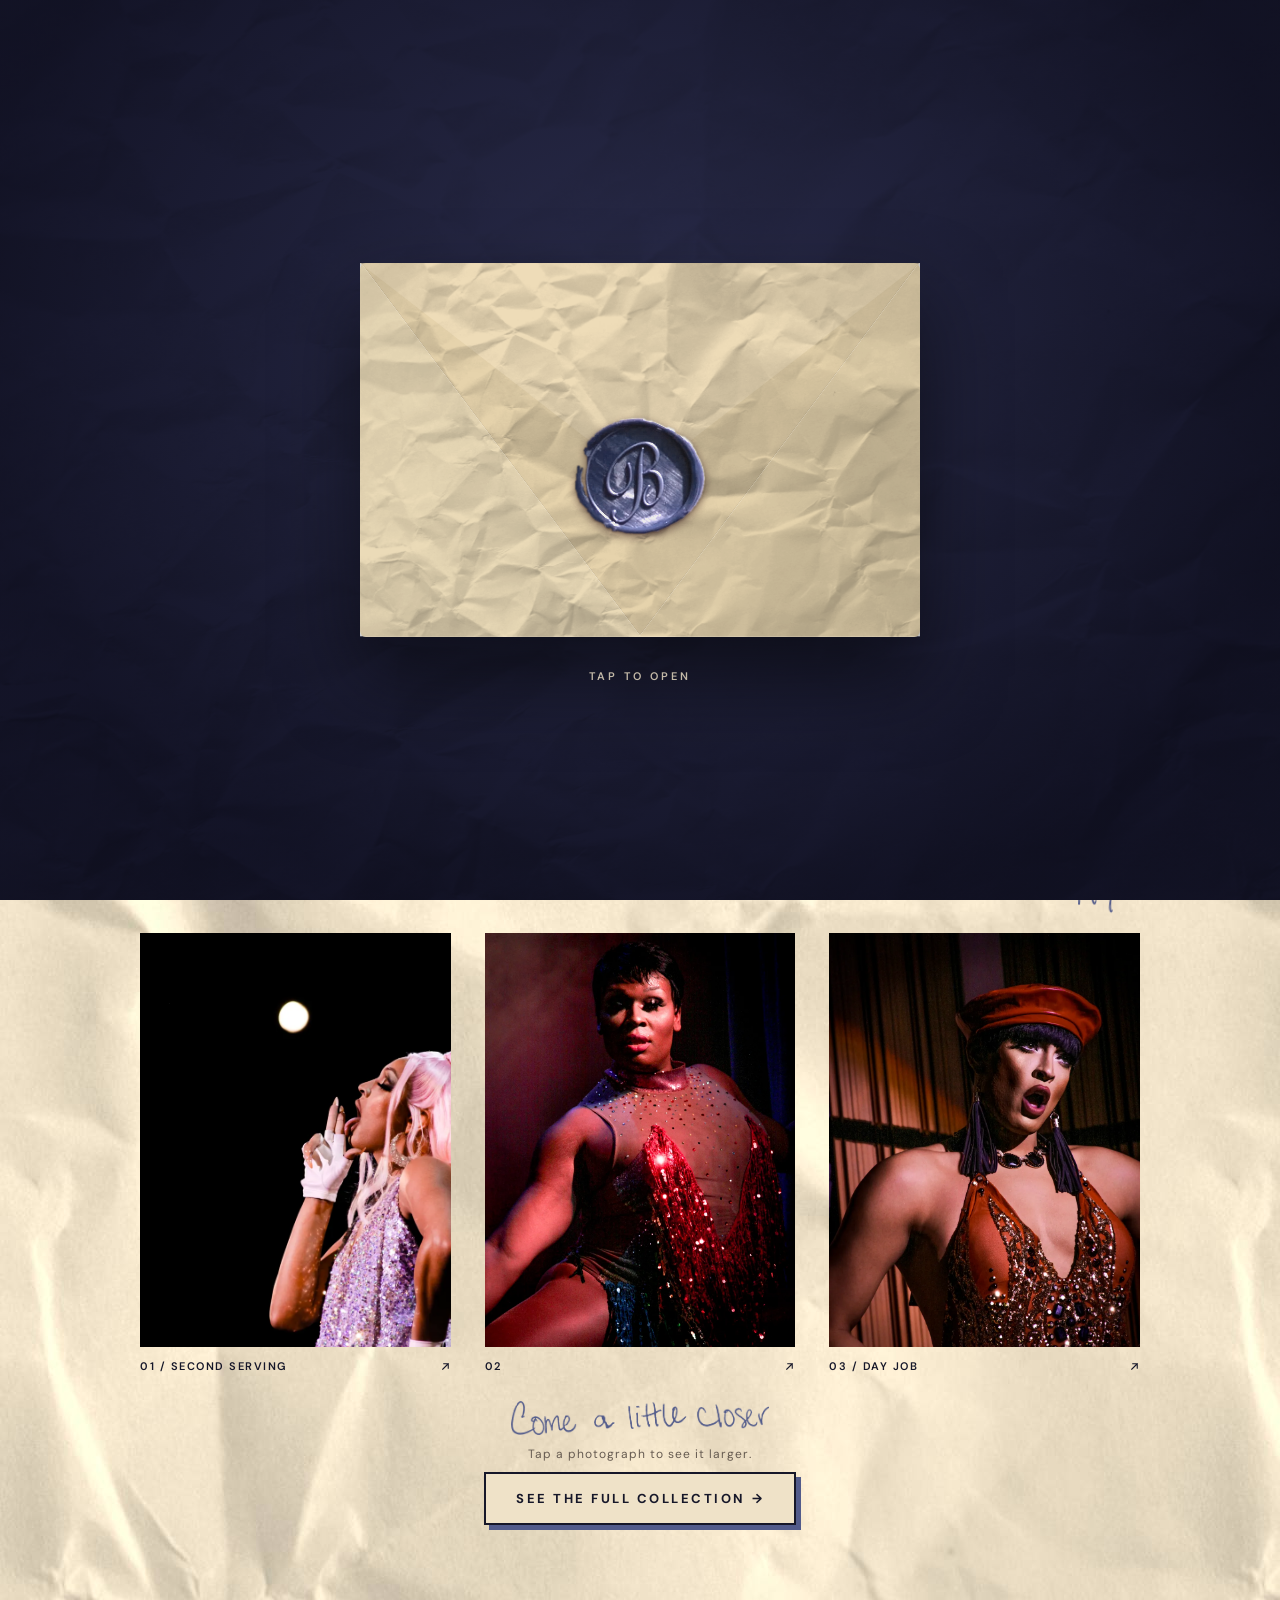
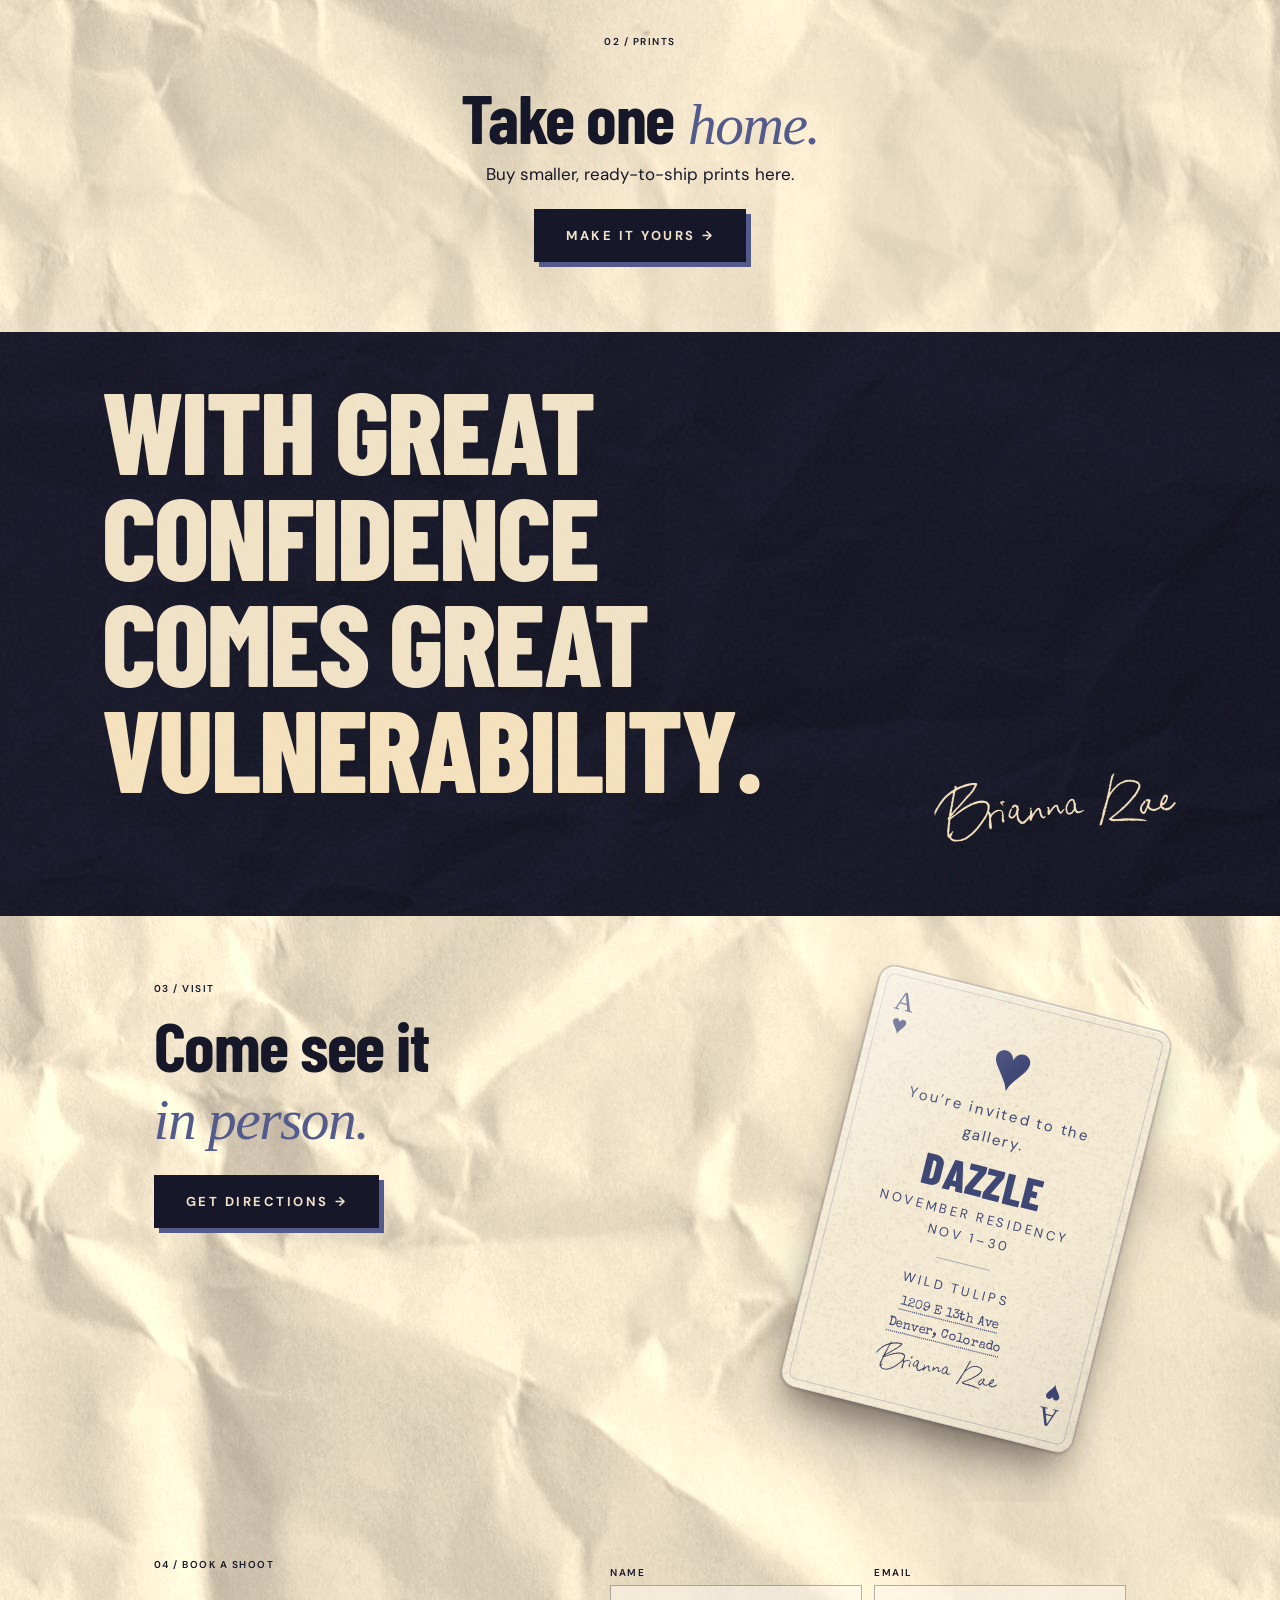
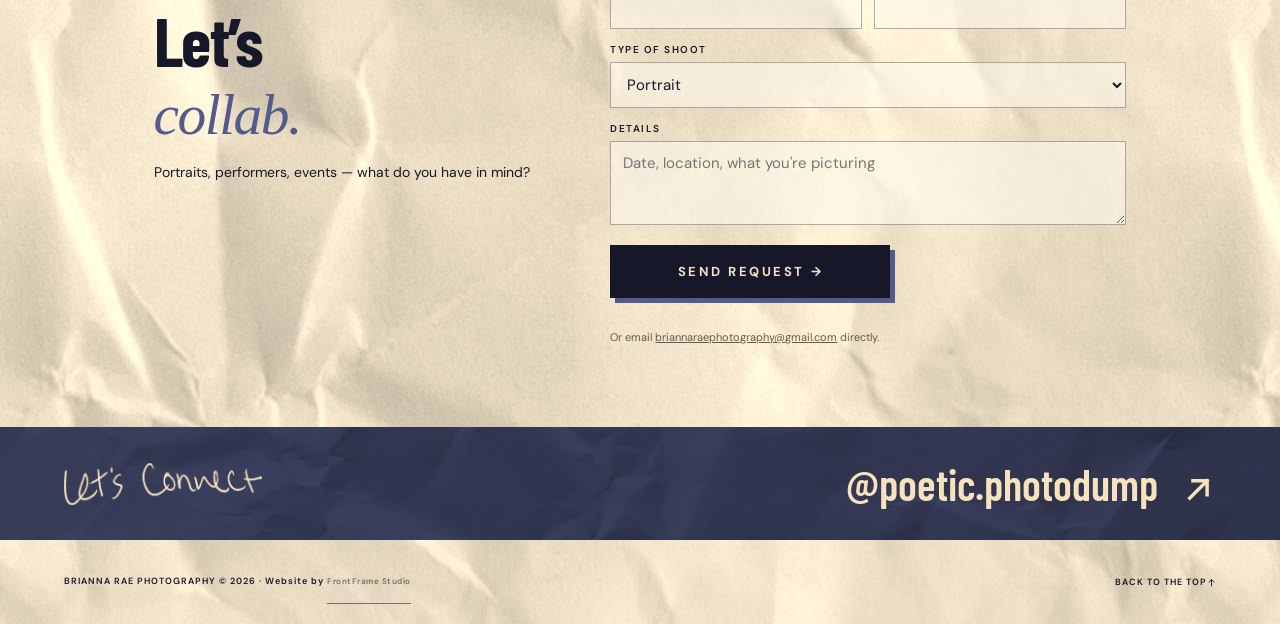
<file: index.html>
<!doctype html>
<html lang="en">
<head>
  <meta charset="UTF-8">
  <meta name="viewport" content="width=device-width,initial-scale=1,viewport-fit=cover">
  <meta name="description" content="Dazzle. Photographs by Brianna Rae. November at Wild Tulips, Denver.">
  <meta property="og:title" content="DAZZLE — a photo gallery by Brianna Rae">
  <meta property="og:description" content="A November residency at Wild Tulips, Denver · Nov 1–30.">
  <meta property="og:image" content="https://briannaraephoto.com/og.jpg">
  <meta property="og:url" content="https://briannaraephoto.com/">
  <meta property="og:type" content="website">
  <meta name="twitter:card" content="summary_large_image">
  <link rel="icon" type="image/png" sizes="32x32" href="favicon-32.png"><link rel="icon" href="favicon.ico" sizes="any"><link rel="apple-touch-icon" href="favicon-180.png">
  <meta name="theme-color" content="#161729">
  <title>Dazzle — Brianna Rae</title>
  <link href="https://fonts.googleapis.com/css2?family=Pinyon+Script&family=Cormorant+Garamond:ital,wght@1,600&family=Barlow+Condensed:wght@600;700;800;900&family=DM+Sans:wght@400;500;600&family=Special+Elite&family=Caveat:wght@500&display=swap" rel="stylesheet">
  <link rel="preload" as="image" href="photo-0.webp">
  <link rel="preconnect" href="https://fonts.gstatic.com" crossorigin>
  <link rel="stylesheet" href="style.css?v=41">
</head>
<body class="gated">
  <div class="envelope-gate" id="gate">
    <div class="tri" aria-hidden="true">
      <div class="tri-p tri-top"><div class="tri-face"><small>You’re invited</small></div><div class="tri-back"></div></div>
      <div class="tri-p tri-mid"><div class="tri-face"><b>DAZZLE</b><small>A photo gallery by Brianna Rae</small></div></div>
      <div class="tri-p tri-bot"><div class="tri-face"><small>A November residency · Nov 1–30</small><span class="tri-sig"><span class="hw" role="img" aria-label="Brianna Rae" style="--m:url(hw-sig.png);aspect-ratio:814/195"></span></span><small>Wild Tulips · 1209 E 13th Ave, Denver</small></div><div class="tri-back"></div></div>
    </div>
    <div class="env" id="envBtn" role="button" tabindex="0" aria-label="Open the invitation">
      <span class="env-back"></span>
      <span class="env-letter"><small>You’re invited</small><b>DAZZLE</b><small>A November residency · Nov 1–30</small><span class="hw env-sig" role="img" aria-label="Brianna Rae" style="--m:url(hw-sig.png);aspect-ratio:814/195"></span></span>
      <span class="env-front"></span>
      <span class="env-flap"></span>
      <span class="env-stitch"><img src="seal.webp" alt="" class="seal-img"></span>
      <span class="env-hint">Tap to open</span>
    </div>
  </div>

  <header>
    <a class="wordmark" href="#">brianna rae<span>✳︎</span></a>
    <nav class="top-actions" aria-label="Main">
      <a class="top-link" href="#book">Book a shoot</a>
      <span class="dot" aria-hidden="true">✳︎</span>
      <a class="top-link pill" href="shop.html">Buy prints</a>
    </nav>
  </header>

  <main>
    <section class="hero" aria-labelledby="title">
      <div class="edition">
        A PHOTO GALLERY BY BRIANNA RAE
      </div>
      <h1 id="title">DAZZLE</h1>
      <img
        class="hero-portrait"
        src="photo-0.webp"
        alt="Black and white portrait of a performer wearing a beret and hoop earrings, hands raised"
      >
      <div class="hero-info">
        <span class="hi-label">GALLERY OPEN</span>
        <strong>November residency</strong>
        <span>Nov 1–30</span>
        <span>Framed prints</span>
        <span>1209 E 13th Ave, Denver</span>
      </div>
    </section>

    <nav class="ticker cta-bar" aria-label="Explore">
      <a href="#photographs">SEE THE GALLERY <svg class="ico" viewBox="0 0 16 16" aria-hidden="true"><path d="M8 2v11M3.5 8.5L8 13l4.5-4.5" fill="none" stroke="currentColor" stroke-width="1.6" stroke-linecap="square"/></svg></a>
      <span class="sep" aria-hidden="true">✦︎</span>
      <a href="#visit">JOIN US <svg class="ico" viewBox="0 0 16 16" aria-hidden="true"><path d="M8 2v11M3.5 8.5L8 13l4.5-4.5" fill="none" stroke="currentColor" stroke-width="1.6" stroke-linecap="square"/></svg></a>
    </nav>

    <section class="gallery" id="photographs">
      <div class="section-heading">
        <p class="eyebrow">01 / THE GALLERY</p>
        <p class="typewriter"><span class="hw hw-preview" role="img" aria-label="A preview" style="--m:url(hw-preview.png);aspect-ratio:556/176"></span></p>
      </div>

      <div class="photo-grid">
        <button class="photo one" data-photo="1" aria-label="View Under the moon enlarged">
          <span class="frame"><img src="photo-1.webp" alt="Under the moon" loading="lazy"></span>
          <span class="caption"><span>01 / Second serving</span><span><svg class="ico" viewBox="0 0 16 16" aria-hidden="true"><path d="M4 12L12 4M5.5 4H12v6.5" fill="none" stroke="currentColor" stroke-width="1.6" stroke-linecap="square"/></svg></span></span>
        </button>
        <button class="photo two" data-photo="2" aria-label="View photograph 02 enlarged">
          <span class="frame"><img src="photo-2.webp" alt="Photograph 02" loading="lazy"></span>
          <span class="caption"><span>02</span><span><svg class="ico" viewBox="0 0 16 16" aria-hidden="true"><path d="M4 12L12 4M5.5 4H12v6.5" fill="none" stroke="currentColor" stroke-width="1.6" stroke-linecap="square"/></svg></span></span>
        </button>
        <button class="photo three" data-photo="3" aria-label="View Red beret enlarged">
          <span class="frame"><img src="photo-3.webp" alt="Red beret" loading="lazy"></span>
          <span class="caption"><span>03 / Day job</span><span><svg class="ico" viewBox="0 0 16 16" aria-hidden="true"><path d="M4 12L12 4M5.5 4H12v6.5" fill="none" stroke="currentColor" stroke-width="1.6" stroke-linecap="square"/></svg></span></span>
        </button>
      </div>
      <p class="gallery-note"><span class="hw hw-closer" role="img" aria-label="Come a little closer" style="--m:url(hw-closer.png);aspect-ratio:1202/158"></span><span>Tap a photograph to see it larger.</span></p>
      <p class="see-all"><a href="shop.html">See the full collection</a></p>
    </section>

    <section class="prints" id="prints">
      <div class="prints-head">
        <p class="eyebrow">02 / PRINTS</p>
        <h2>Take one<br><em>home.</em></h2>
        <p class="prints-line">Buy smaller, ready-to-ship prints here.</p>
        <a class="button make" href="shop.html">MAKE IT YOURS</a>
      </div>
    </section>

    <section class="manifesto">
      <h2>
        WITH GREAT<br>
        CONFIDENCE<br>
        COMES GREAT<br>
        <span>VULNERABILITY.</span>
      </h2>
      <span class="handwritten"><span class="hw hw-sig" role="img" aria-label="Brianna Rae" style="--m:url(hw-sig.png);aspect-ratio:814/195"></span></span>
    </section>

    <section class="visit" id="visit">
      <div class="visit-copy">
        <p class="eyebrow">03 / VISIT</p>
        <h2>Come see it<br><em>in person.</em></h2>
        <a class="button directions" target="_blank" rel="noopener" href="https://www.google.com/maps/search/?api=1&query=1209+E+13th+Ave+Denver+CO+80218">GET DIRECTIONS</a>
      </div>
      <div class="playing-card">
        <span class="corner">A<br>♥︎</span>
        <span class="heart" aria-hidden="true">♥︎</span>
        <p class="invite">You’re invited to the gallery.</p>
        <h3>DAZZLE</h3>
        <p class="when">NOVEMBER RESIDENCY<br>NOV 1–30</p>
        <hr>
        <p class="venue">WILD TULIPS</p>
        <p class="address">1209 E 13th Ave<br>Denver, Colorado</p>
        <span class="card-sig"><span class="hw " role="img" aria-label="Brianna Rae" style="--m:url(hw-sig.png);aspect-ratio:814/195"></span></span>
        <span class="corner reverse">A<br>♥︎</span>
      </div>
      
    </section>


    <section class="book" id="book">
      <div>
        <p class="eyebrow">04 / BOOK A SHOOT</p>
        <h2>Let’s<br><em>collab.</em></h2>
        <p>Portraits, performers, events — what do you have in mind?</p>
      </div>
      <form class="book-form" id="bookForm" action="https://formspree.io/f/xvkkkowd" method="POST">
        <div class="frow">
          <div><label for="bName">Name</label><input id="bName" name="name" required autocomplete="name"></div>
          <div><label for="bEmail">Email</label><input id="bEmail" name="email" type="email" required autocomplete="email"></div>
        </div>
        <label for="bType">Type of shoot</label>
        <select id="bType" name="type">
          <option>Portrait</option><option>Performance / event</option><option>Something else</option>
        </select>
        <label for="bMsg">Details</label>
        <textarea id="bMsg" name="message" rows="3" placeholder="Date, location, what you're picturing"></textarea>
        <button class="button" type="submit">SEND REQUEST</button>
        <p class="fine" id="bookStatus" role="status">Or email <a href="mailto:briannaraephotography@gmail.com">briannaraephotography@gmail.com</a> directly.</p>
      </form>
    </section>

    <section class="closing">
      <p><span class="hw hw-connect" role="img" aria-label="Let's connect" style="--m:url(hw-connect.png);aspect-ratio:815/173"></span></p>
      <a target="_blank" rel="noopener" href="https://www.instagram.com/poetic.photodump/">
        @poetic.photodump <svg class="ico" viewBox="0 0 16 16" aria-hidden="true"><path d="M4 12L12 4M5.5 4H12v6.5" fill="none" stroke="currentColor" stroke-width="1.6" stroke-linecap="square"/></svg>
      </a>
    </section>
  </main>

  <footer>
    <span>BRIANNA RAE PHOTOGRAPHY © 2026 · Website by <a href="https://frontframestudio.com" target="_blank" rel="noopener" class="credit">FrontFrame Studio</a></span>
    <a href="#">BACK TO THE TOP <svg class="ico" viewBox="0 0 16 16" aria-hidden="true"><path d="M8 14V3M3.5 7.5L8 3l4.5 4.5" fill="none" stroke="currentColor" stroke-width="1.6" stroke-linecap="square"/></svg></a>
  </footer>

  <dialog id="lightbox">
    <button class="close" aria-label="Close photograph">Close ×</button>
    <img alt="">
    <p></p>
    <div>
      <button class="prev" aria-label="Previous photograph">← Previous</button>
      <button class="next" aria-label="Next photograph">Next →</button>
    </div>
  </dialog>

  <script src="script.js?v=41"></script>
  <script data-goatcounter="https://briannarae.goatcounter.com/count" async src="//gc.zgo.at/count.js"></script>
</body>
</html>
</file>
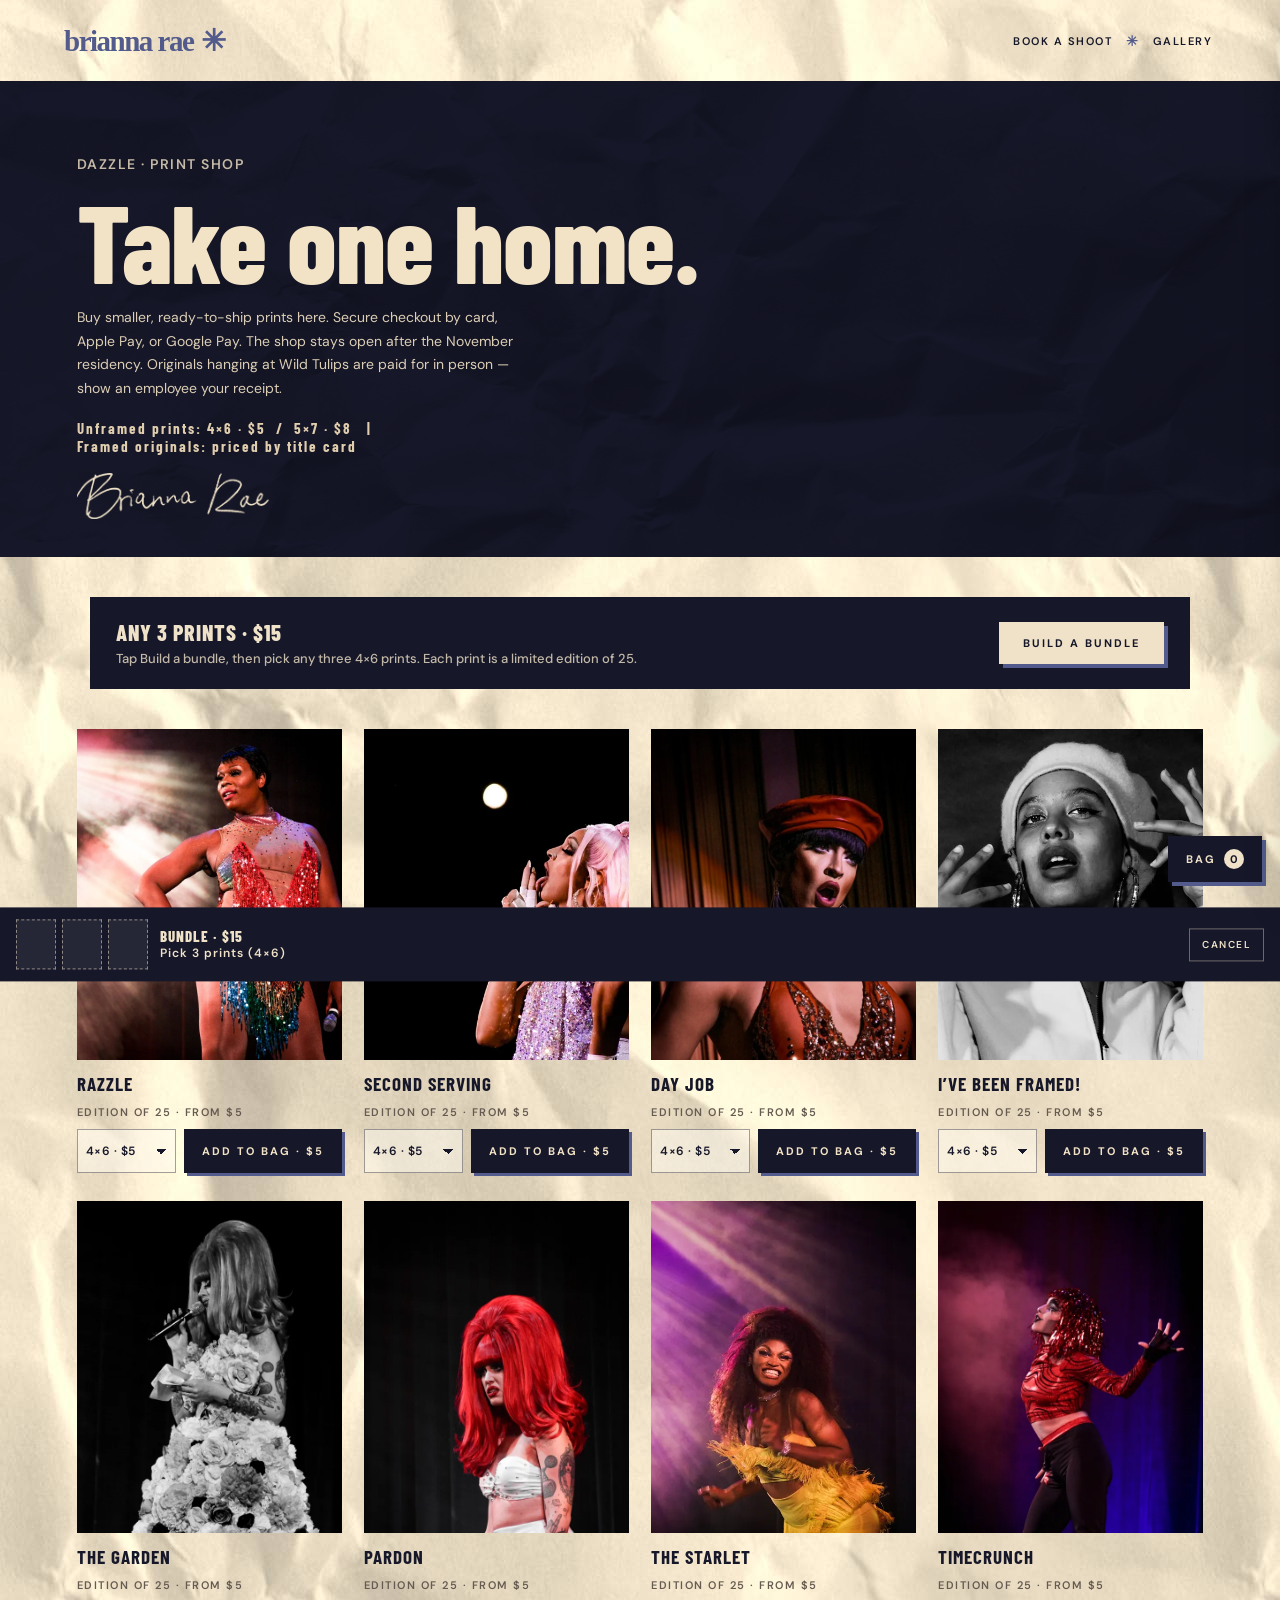
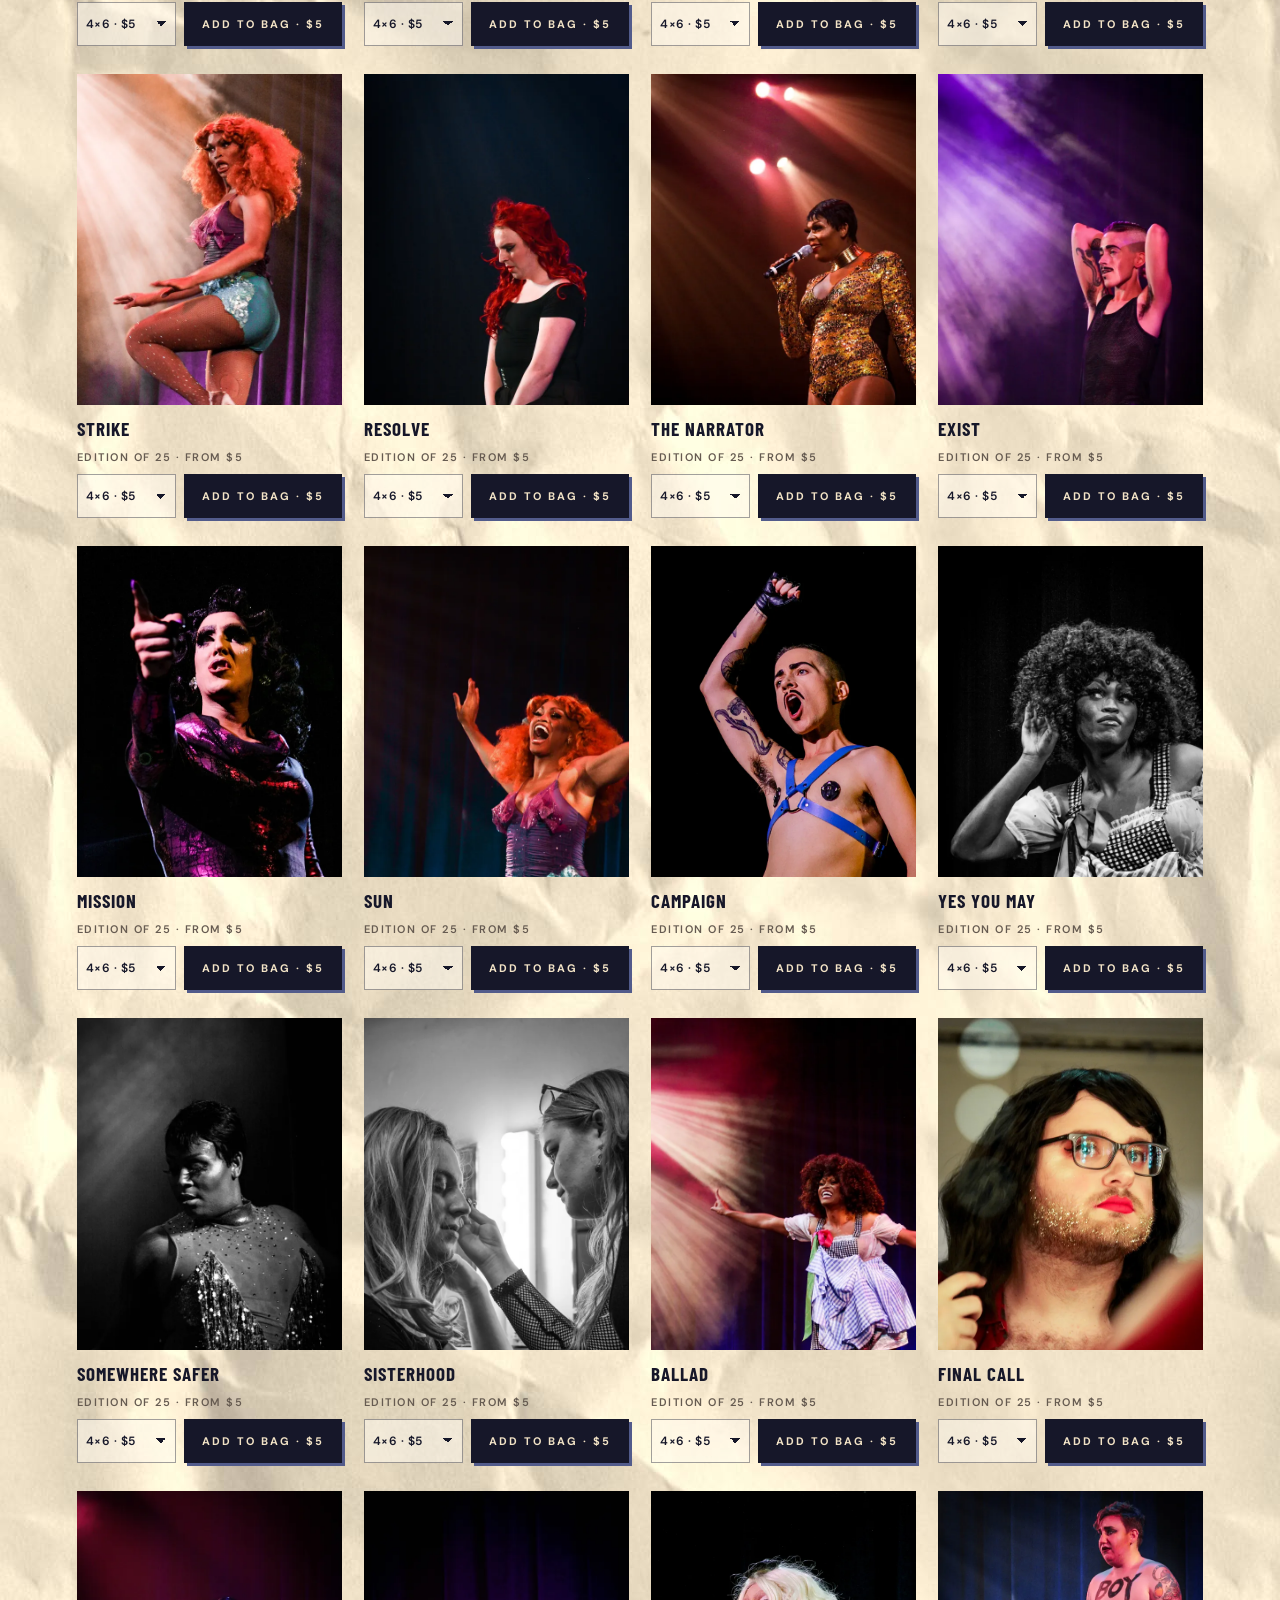
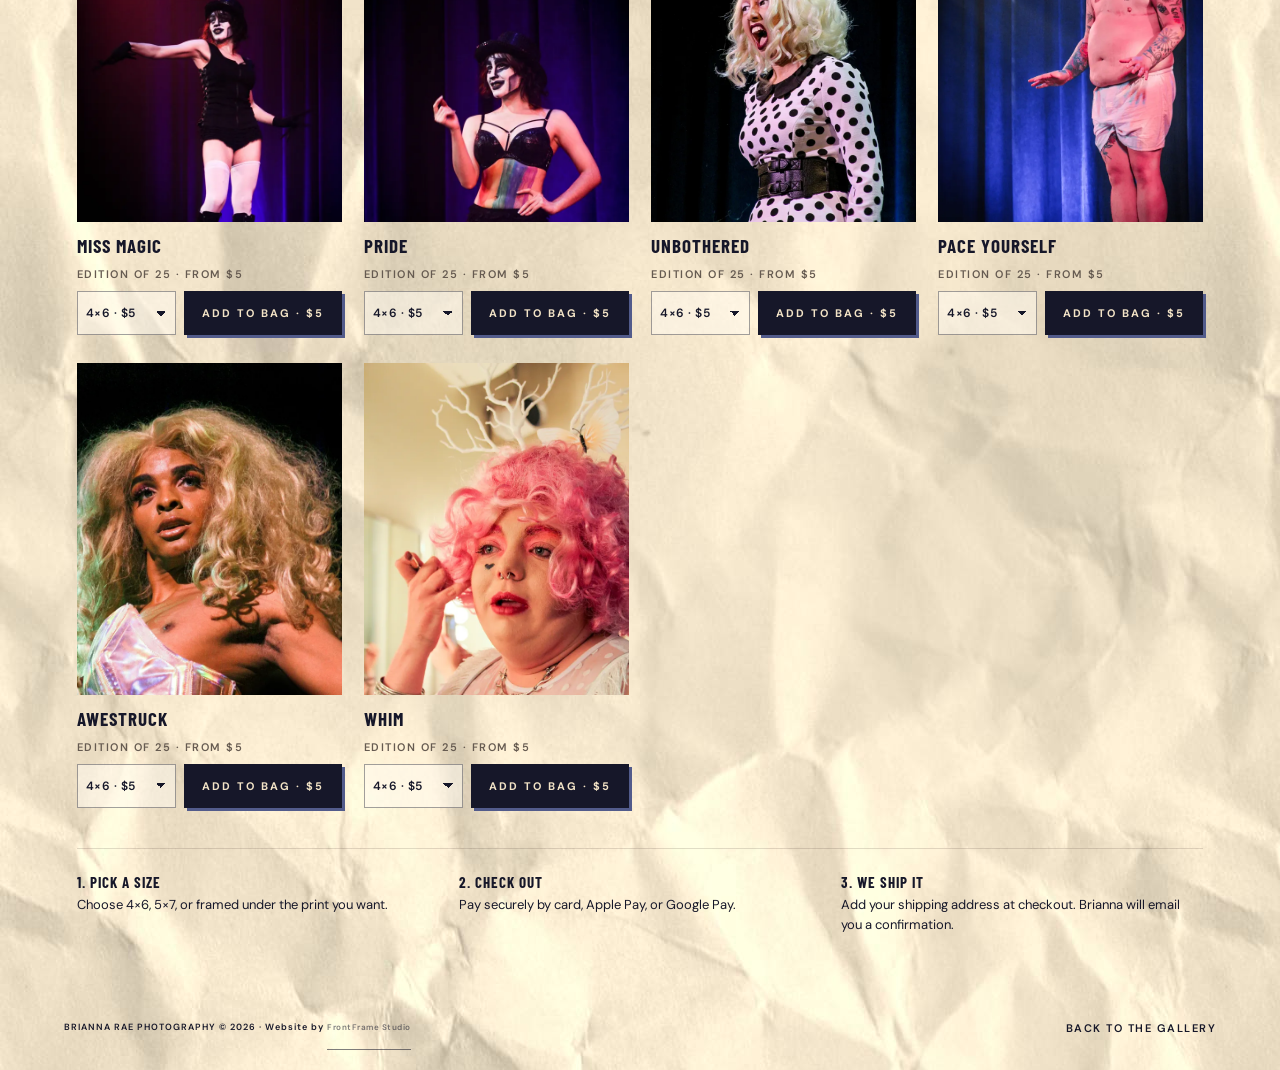
<file: shop.html>
<!doctype html>
<html lang="en">
<head>
  <meta charset="UTF-8">
  <meta name="viewport" content="width=device-width,initial-scale=1">
  <meta property="og:title" content="DAZZLE — a photo gallery by Brianna Rae">
  <meta property="og:description" content="Prints by Brianna Rae · Dazzle, on view at Wild Tulips, Denver, and available online.">
  <meta property="og:image" content="https://briannaraephoto.com/og.jpg">
  <meta property="og:url" content="https://briannaraephoto.com/shop.html">
  <meta property="og:type" content="website">
  <meta name="twitter:card" content="summary_large_image">
  <link rel="icon" type="image/png" sizes="32x32" href="favicon-32.png"><link rel="icon" href="favicon.ico" sizes="any"><link rel="apple-touch-icon" href="favicon-180.png">
  <meta name="theme-color" content="#161729">
  <title>Prints — Brianna Rae</title>
  <link href="https://fonts.googleapis.com/css2?family=Barlow+Condensed:wght@600;700;800;900&family=DM+Sans:wght@400;500;600&family=Special+Elite&family=Caveat:wght@500&display=swap" rel="stylesheet">
  <link rel="stylesheet" href="style.css?v=40">
  <style>
    .shop-hero{background:#161729;color:var(--cream);padding:44px 6% 38px}
    .shop-hero .eyebrow{opacity:.8;margin-bottom:14px}
    .shop-hero h1{font:800 clamp(52px,9vw,110px)/.9 var(--display);margin:0;letter-spacing:-1px}
    .shop-hero p{max-width:46ch;font-size:14px;line-height:1.7;margin:16px 0 0;opacity:.9}
    .shop-hero .sizes-line{font:700 15px var(--display);letter-spacing:2px;margin-top:18px;color:#f6e2bd}
    .shop{padding:40px 6% 50px}
    .shop-grid{display:grid;grid-template-columns:repeat(auto-fill,minmax(240px,1fr));gap:28px 22px;max-width:1150px;margin:0 auto}
    .ph img{width:100%;height:100%;object-fit:cover;display:block;transition:transform .5s}.item:hover .ph img{transform:scale(1.05)}
    .size{flex-wrap:wrap}.size label.fr{flex-basis:100%}
    .ph{position:relative}.sold-dot{position:absolute;top:10px;left:10px;z-index:2;background:#6b1a2b;color:#f7f3ea;font:700 10px var(--sans);letter-spacing:2px;text-transform:uppercase;padding:6px 10px}.sold-tag{flex-basis:100%;text-align:center;padding:9px;font:600 10px var(--sans);letter-spacing:2px;text-transform:uppercase;color:#6b1a2b;border:1px dashed #6b1a2b}
.buyrow{display:flex;gap:8px}.buyrow .sz{flex:1;min-width:0;font:600 12px var(--sans);letter-spacing:.5px;padding:10px 8px;border:1px solid #16172966;background:#f8efdc;color:#161729;border-radius:0;-webkit-appearance:none;appearance:none;background-image:linear-gradient(45deg,transparent 50%,#161729 50%),linear-gradient(135deg,#161729 50%,transparent 50%);background-position:calc(100% - 14px) 50%,calc(100% - 9px) 50%;background-size:5px 5px;background-repeat:no-repeat}.buyrow .buy{flex:none;width:auto;padding:10px 18px;margin:0}@media(max-width:750px){.buyrow{flex-direction:column}.buyrow .buy{text-align:center}}
.ph{background:#1a1b2e}.zoom{all:unset;display:block;width:100%;height:100%;cursor:zoom-in}#lb{border:0;padding:16px;background:#161729;color:#efe2c8;max-width:94vw;max-height:94vh}#lb::backdrop{background:rgba(10,10,20,.85)}#lb img{display:block;max-width:88vw;max-height:80vh;margin:0 auto}#lb p{text-align:center;font:700 14px var(--display);letter-spacing:2px;margin:10px 0 0}#lb .close{background:none;border:0;color:#efe2c8;font:600 12px var(--sans);letter-spacing:2px;text-transform:uppercase;float:right;padding:10px;cursor:pointer}
.buyrow .buy{font-weight:700;letter-spacing:2px;box-shadow:3px 3px 0 #525b8b;transition:transform .2s,box-shadow .2s}.buyrow .buy:hover{transform:translate(-1px,-1px);box-shadow:4px 4px 0 #525b8b}.bundle a{font-weight:700;box-shadow:4px 4px 0 #525b8b;padding:14px 24px!important}
.item .no{font:600 10px var(--sans);letter-spacing:2px;color:#8a8070;margin:-4px 0 0}
    .bundle{max-width:1100px;margin:0 auto 40px;padding:22px 26px;background:#161729;color:#efe2c8;display:flex;justify-content:space-between;align-items:center;gap:16px;flex-wrap:wrap}.bundle b{font:800 22px var(--display);letter-spacing:1px;text-transform:uppercase}.bundle p{margin:4px 0 0;font:500 13px var(--sans);opacity:.8}.bundle a{background:#efe2c8;color:#161729;padding:12px 20px;font:700 11px var(--sans);letter-spacing:2px;text-transform:uppercase;text-decoration:none}
    .item{display:flex;flex-direction:column;gap:10px}
    .ph{aspect-ratio:4/5;background:linear-gradient(135deg,#e2d4b8,#d6c6a6);display:grid;place-items:center;color:#8a7c66;font:600 11px var(--sans);letter-spacing:2px;text-transform:uppercase;overflow:hidden}
    .ph img{width:100%;height:100%;object-fit:cover;display:block}
    .item h2{font:700 19px var(--display);letter-spacing:1px;margin:2px 0 0;text-transform:uppercase}
    .item .price{font:600 11px var(--sans);letter-spacing:1.5px;text-transform:uppercase;color:#665b51;margin:0}
    .size{display:flex;gap:8px}
    .size label{flex:1;position:relative;cursor:pointer}
    .size input{position:absolute;opacity:0}
    .size span{display:block;text-align:center;padding:9px 4px;border:1px solid #16172955;font:600 11px var(--sans);letter-spacing:1px}
    .size input:checked+span{background:#161729;color:var(--cream);border-color:#161729}
    .size input:focus-visible+span{outline:2px solid var(--red);outline-offset:2px}
    .buy{display:block;text-align:center;background:#161729;color:var(--cream);padding:13px;font:600 11px var(--sans);letter-spacing:1.5px;text-transform:uppercase}
    .buy:hover{background:#3a3f5e}
    .buy[aria-disabled]{background:#cdbf9f;color:#5f5546;cursor:default}
    .how{max-width:1150px;margin:40px auto 0;padding-top:24px;border-top:1px solid #29191925;display:grid;grid-template-columns:repeat(3,1fr);gap:20px;font-size:13px;line-height:1.6}
    .how b{display:block;font:700 15px var(--display);letter-spacing:1px;text-transform:uppercase;margin-bottom:4px}
    .back{font:600 11px var(--sans);letter-spacing:1.5px;text-transform:uppercase}
    @media(max-width:750px){.shop-grid{grid-template-columns:minmax(0,1fr) minmax(0,1fr);gap:22px 12px}.item h2{font-size:15px}.size span{padding:8px 2px;font-size:10px}.how{grid-template-columns:1fr}}
  </style>
</head>
<body>
  <header>
    <a class="wordmark" href="index.html">brianna rae<span>✳&#xFE0E;</span></a>
    <nav class="top-actions" aria-label="Main">
      <a class="top-link" href="index.html#book">Book a shoot</a>
      <span class="dot" aria-hidden="true">✳&#xFE0E;</span>
      <a class="top-link" href="index.html">Gallery</a>
    </nav>
  </header>
  <main>
    <section class="shop-hero">
      <p class="eyebrow">DAZZLE · PRINT SHOP</p>
      <h1>Take one home.</h1>
      <p>Buy smaller, ready-to-ship prints here. Secure checkout by card, Apple Pay, or Google Pay. The shop stays open after the November residency. Originals hanging at Wild Tulips are paid for in person — show an employee your receipt.</p>
      <p class="sizes-line">Unframed prints: 4×6 · $5 &nbsp;/&nbsp; 5×7 · $8 &nbsp;&nbsp;|&nbsp;&nbsp; Framed originals: priced by title card</p>
      <span class="hw shop-sig" role="img" aria-label="Brianna Rae" style="--m:url(hw-sig.png);aspect-ratio:814/195"></span>
    </section>
    <section class="shop">
      <div class="bundle"><div><b>Any 3 prints · $15</b><p>Tap Build a bundle, then pick any three 4×6 prints. Each print is a limited edition of 25.</p></div><a href="#" id="bundleBtn">Build a bundle</a></div>
    <div class="shop-grid" id="grid"></div>
      <div class="how">
        <div><b>1. Pick a size</b>Choose 4×6, 5×7, or framed under the print you want.</div>
        <div><b>2. Check out</b>Pay securely by card, Apple Pay, or Google Pay.</div>
        <div><b>3. We ship it</b>Add your shipping address at checkout. Brianna will email you a confirmation.</div>
      </div>
    </section>
  </main>
  <footer>
    <span>BRIANNA RAE PHOTOGRAPHY © 2026 · Website by <a href="https://frontframestudio.com" target="_blank" rel="noopener" class="credit">FrontFrame Studio</a></span>
    <a class="back" href="index.html">BACK TO THE GALLERY</a>
  </footer>
  <dialog id="lb"><button class="close" aria-label="Close">Close ×</button><img alt=""><p></p></dialog>
  <script>
    // Placeholder slots until Brianna sends the print photos. Add {title, img} entries to fill them in.
    // Ordered strongest first; titles number by position
    const NAMES = {1: "Miss Magic", 2: "Timecrunch", 3: "Pardon", 4: "Sisterhood", 5: "Exist", 6: "The Starlet", 7: "Pride", 8: "Final Call", 9: "Somewhere Safer", 10: "Awestruck", 11: "I’ve Been Framed!", 12: "Pace Yourself", 13: "Day Job", 14: "Second Serving", 15: "Whim", 16: "Mission", 17: "Unbothered", 18: "Campaign", 19: "Yes You May", 20: "Razzle", 21: "The Garden", 22: "Ballad", 23: "Sun", 24: "Strike", 25: "Resolve", 26: "The Narrator"};
    const ORDER = [20, 14, 13, 11, 21, 3, 6, 2, 24, 25, 26, 5, 16, 23, 18, 19, 9, 4, 22, 8, 1, 7, 17, 12, 10, 15];
    const prints = ORDER.map((f, i) => ({ title: NAMES[f], no: String(i + 1).padStart(2, "0"), img: `print-${String(f).padStart(2, "0")}.webp` }));
    // Add print numbers here when a framed piece sells, e.g. ['03','11']
    const SOLD_FRAMED = [];
    const prices = { '4x6': 5, '5x7': 8 };
    const CARD = {"Day Job, Vol. 1":["16×20",55],"Day Job, Vol. 2":["8×10",35],"Second Serving, Vol. 1":["8×10",45],"Second Serving, Vol. 2":["4×6",35],"Awestruck":["4×6",25],"Ballad":["4×6",11],"Campaign":["8×10",35],"Exist":["4×6",8],"I’ve Been Framed!":["16×20",135],"Sun":["4×6",8],"Miss Magic":["4×6",7],"Mission":["5×7",22],"Pace Yourself":["8×10",35],"Pardon":["4×6",10],"Pride":["4×6",10],"Razzle":["8×10",25],"Resolve":["4×6",11],"Sisterhood":["5×7",30],"Somewhere Safer":["5×7",25],"Strike":["4×6",25],"The Garden":["4×6",14],"The Narrator":["8×10",28],"The Starlet":["11×14",130],"Timecrunch":["8×10",25],"Unbothered":["8×10",38],"Whim":["5×7",25],"Yes You May":["4×6",15],"Final Call":["5×7",15]};
    // Day Job and Second Serving each have a Vol. 1 and Vol. 2 on the title cards; framed price pending which volume is which.
    // Per-print framed Stripe links (price = title card): add {"Title":"https://buy.stripe.com/..."} once created.
    const FRAMED_LINKS = {};

    const grid = document.getElementById('grid');
    const lb=document.getElementById('lb'),lbI=lb.querySelector('img'),lbP=lb.querySelector('p');lb.querySelector('.close').onclick=()=>lb.close();lb.addEventListener('click',e=>{if(e.target===lb)lb.close()});
    // Stripe Payment Links: paste Brianna’s links here once she creates them.
    const STRIPE = { '4x6': 'https://buy.stripe.com/dRmfZh00s0c31PRaiq08g00', '5x7': 'https://buy.stripe.com/4gMdR9aF6e2T8efaiq08g01' };
    const checkout = (title, size) => size==='framed' ? (FRAMED_LINKS[title] ? `${FRAMED_LINKS[title]}?client_reference_id=${encodeURIComponent(title.replace(/\s+/g,'-'))}` : '') : STRIPE[size] ? `${STRIPE[size]}?client_reference_id=${encodeURIComponent(title.replace(/\s+/g,'-'))}` : '';
    prints.forEach((p, i) => {
      const id = `s${i}`;
      const el = document.createElement('article');
      el.className = 'item'; const sold = SOLD_FRAMED.includes(p.no); el.id = `p${p.no}`;
      el.innerHTML = `
        <div class="ph">${sold ? `<span class="sold-dot">Framed original sold</span>` : ""}${p.img ? `<button class="zoom" aria-label="Enlarge ${p.title}"><img src="${p.img}" alt="Print ${p.title} by Brianna Rae" ${i<4?'loading="eager"'+(i==0?' fetchpriority="high"':''):'loading="lazy"'} decoding="async" width="900" height="1125"></button>` : 'Coming soon'}</div>
        <h2>${p.title}</h2>
        <p class="price">Edition of 25 · from $5</p>
        <div class="buyrow">
          <select class="sz" aria-label="Size for ${p.title}">
            <option value="4x6">4×6 · $5</option>
            <option value="5x7">5×7 · $8</option>
            ${sold ? '' : (CARD[p.title+', Vol. 1'] ? [1,2].map(v=>{const t=`${p.title}, Vol. ${v}`;return `<option value="framed|${t}">Framed Vol. ${v} · ${CARD[t][0]} · pick up · $${CARD[t][1]}</option>`}).join('') : `<option value="framed">${CARD[p.title] ? `Framed original · ${CARD[p.title][0]} · pick up · $${CARD[p.title][1]}` : 'Framed original · see title card'}</option>`)}
          </select>
          <a class="buy" target="_blank" rel="noopener">Buy</a>
        </div>${sold ? '<p class="sold-tag">Framed original sold</p>' : ''}`;
      const buy = el.querySelector('.buy');
      const setBuy = size => {
        let t = p.title; if (size.startsWith('framed|')) { t = size.slice(7); size = 'framed'; }
        const price = size==='framed' ? (CARD[t]||[])[1] : prices[size];
        buy.removeAttribute('target'); buy.href = '#';
        if (price) { Object.assign(buy.dataset,{title:t,size,price,img:p.img}); buy.textContent = `Add to bag · $${price}`; buy.removeAttribute('aria-disabled'); }
        else { delete buy.dataset.size; buy.textContent = 'Framed: see title card'; buy.setAttribute('aria-disabled','true'); }
      };
      setBuy('4x6');
      el.querySelector('.sz').addEventListener('change', e => setBuy(e.target.value));
      el.querySelector('.zoom').onclick=()=>{lbI.src=p.img;lbP.textContent=p.title;lb.showModal()};
      grid.appendChild(el);
    });
    window.DZ_PRINTS = prints;
  </script>
  <script src="cart.js?v=3"></script>
  <script data-goatcounter="https://briannarae.goatcounter.com/count" async src="//gc.zgo.at/count.js"></script>
</body>
</html>
</file>
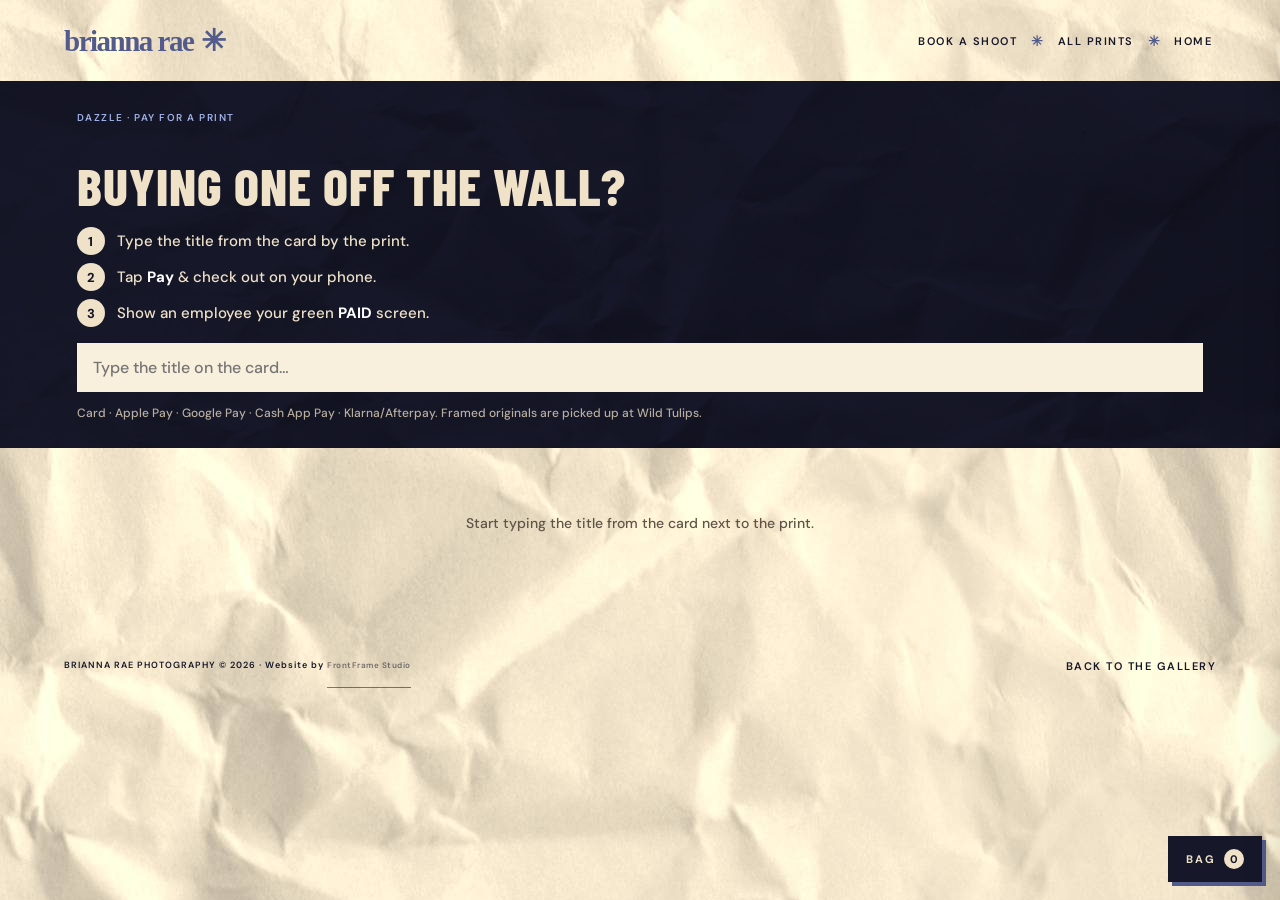
<file: wall.html>
<!doctype html>
<html lang="en">
<head>
  <meta charset="UTF-8">
  <meta name="viewport" content="width=device-width,initial-scale=1">
  <meta property="og:title" content="DAZZLE — a photo gallery by Brianna Rae">
  <meta property="og:description" content="Prints by Brianna Rae · Dazzle, on view at Wild Tulips, Denver, and available online.">
  <meta property="og:image" content="https://briannaraephoto.com/og.jpg">
  <meta property="og:url" content="https://briannaraephoto.com/shop.html">
  <meta property="og:type" content="website">
  <meta name="twitter:card" content="summary_large_image">
  <link rel="icon" type="image/png" sizes="32x32" href="favicon-32.png"><link rel="icon" href="favicon.ico" sizes="any"><link rel="apple-touch-icon" href="favicon-180.png">
  <meta name="theme-color" content="#161729">
  <meta name="robots" content="noindex,nofollow">
  <title>At the gallery — Brianna Rae</title>
  <link href="https://fonts.googleapis.com/css2?family=Barlow+Condensed:wght@600;700;800;900&family=DM+Sans:wght@400;500;600&family=Special+Elite&family=Caveat:wght@500&display=swap" rel="stylesheet">
  <link rel="stylesheet" href="style.css?v=40">
  <style>
    .shop-hero{background:#161729;color:var(--cream);padding:44px 6% 38px}
    .shop-hero .eyebrow{opacity:.8;margin-bottom:14px}
    .shop-hero h1{font:800 clamp(52px,9vw,110px)/.9 var(--display);margin:0;letter-spacing:-1px}
    .shop-hero p{max-width:46ch;font-size:14px;line-height:1.7;margin:16px 0 0;opacity:.9}
    .shop-hero .sizes-line{font:700 15px var(--display);letter-spacing:2px;margin-top:18px;color:#f6e2bd}
    .shop{padding:40px 6% 50px}
    .shop-grid{display:grid;grid-template-columns:repeat(auto-fill,minmax(240px,1fr));gap:28px 22px;max-width:1150px;margin:0 auto}
    .ph img{width:100%;height:100%;object-fit:cover;display:block;transition:transform .5s}.item:hover .ph img{transform:scale(1.05)}
    .size{flex-wrap:wrap}.size label.fr{flex-basis:100%}
    .ph{position:relative}.sold-dot{position:absolute;top:10px;left:10px;z-index:2;background:#6b1a2b;color:#f7f3ea;font:700 10px var(--sans);letter-spacing:2px;text-transform:uppercase;padding:6px 10px}.sold-tag{flex-basis:100%;text-align:center;padding:9px;font:600 10px var(--sans);letter-spacing:2px;text-transform:uppercase;color:#6b1a2b;border:1px dashed #6b1a2b}
.buyrow{display:flex;gap:8px}.buyrow .sz{flex:1;min-width:0;font:600 12px var(--sans);letter-spacing:.5px;padding:10px 8px;border:1px solid #16172966;background:#f8efdc;color:#161729;border-radius:0;-webkit-appearance:none;appearance:none;background-image:linear-gradient(45deg,transparent 50%,#161729 50%),linear-gradient(135deg,#161729 50%,transparent 50%);background-position:calc(100% - 14px) 50%,calc(100% - 9px) 50%;background-size:5px 5px;background-repeat:no-repeat}.buyrow .buy{flex:none;width:auto;padding:10px 18px;margin:0}@media(max-width:750px){.buyrow{flex-direction:column}.buyrow .buy{text-align:center}}
.ph{background:#1a1b2e}.zoom{all:unset;display:block;width:100%;height:100%;cursor:zoom-in}#lb{border:0;padding:16px;background:#161729;color:#efe2c8;max-width:94vw;max-height:94vh}#lb::backdrop{background:rgba(10,10,20,.85)}#lb img{display:block;max-width:88vw;max-height:80vh;margin:0 auto}#lb p{text-align:center;font:700 14px var(--display);letter-spacing:2px;margin:10px 0 0}#lb .close{background:none;border:0;color:#efe2c8;font:600 12px var(--sans);letter-spacing:2px;text-transform:uppercase;float:right;padding:10px;cursor:pointer}
.buyrow .buy{font-weight:700;letter-spacing:2px;box-shadow:3px 3px 0 #525b8b;transition:transform .2s,box-shadow .2s}.buyrow .buy:hover{transform:translate(-1px,-1px);box-shadow:4px 4px 0 #525b8b}.bundle a{font-weight:700;box-shadow:4px 4px 0 #525b8b;padding:14px 24px!important}
.item .no{font:600 10px var(--sans);letter-spacing:2px;color:#8a8070;margin:-4px 0 0}
    .bundle{max-width:1100px;margin:0 auto 40px;padding:22px 26px;background:#161729;color:#efe2c8;display:flex;justify-content:space-between;align-items:center;gap:16px;flex-wrap:wrap}.bundle b{font:800 22px var(--display);letter-spacing:1px;text-transform:uppercase}.bundle p{margin:4px 0 0;font:500 13px var(--sans);opacity:.8}.bundle a{background:#efe2c8;color:#161729;padding:12px 20px;font:700 11px var(--sans);letter-spacing:2px;text-transform:uppercase;text-decoration:none}
    .item{display:flex;flex-direction:column;gap:10px}
    .ph{aspect-ratio:4/5;background:linear-gradient(135deg,#e2d4b8,#d6c6a6);display:grid;place-items:center;color:#8a7c66;font:600 11px var(--sans);letter-spacing:2px;text-transform:uppercase;overflow:hidden}
    .ph img{width:100%;height:100%;object-fit:cover;display:block}
    .item h2{font:700 19px var(--display);letter-spacing:1px;margin:2px 0 0;text-transform:uppercase}
    .item .price{font:600 11px var(--sans);letter-spacing:1.5px;text-transform:uppercase;color:#665b51;margin:0}
    .size{display:flex;gap:8px}
    .size label{flex:1;position:relative;cursor:pointer}
    .size input{position:absolute;opacity:0}
    .size span{display:block;text-align:center;padding:9px 4px;border:1px solid #16172955;font:600 11px var(--sans);letter-spacing:1px}
    .size input:checked+span{background:#161729;color:var(--cream);border-color:#161729}
    .size input:focus-visible+span{outline:2px solid var(--red);outline-offset:2px}
    .buy{display:block;text-align:center;background:#161729;color:var(--cream);padding:13px;font:600 11px var(--sans);letter-spacing:1.5px;text-transform:uppercase}
    .buy:hover{background:#3a3f5e}
    .buy[aria-disabled]{background:#cdbf9f;color:#5f5546;cursor:default}
    .how{max-width:1150px;margin:40px auto 0;padding-top:24px;border-top:1px solid #29191925;display:grid;grid-template-columns:repeat(3,1fr);gap:20px;font-size:13px;line-height:1.6}
    .how b{display:block;font:700 15px var(--display);letter-spacing:1px;text-transform:uppercase;margin-bottom:4px}
    .back{font:600 11px var(--sans);letter-spacing:1.5px;text-transform:uppercase}
    @media(max-width:750px){.shop-grid{grid-template-columns:minmax(0,1fr) minmax(0,1fr);gap:22px 12px}.item h2{font-size:15px}.size span{padding:8px 2px;font-size:10px}.how{grid-template-columns:1fr}}

    .pay-hero{background:#161729;color:#efe2c8;padding:30px 6% 26px}
    .pay-hero h1{font:800 clamp(30px,8vw,52px)/1 var(--display);text-transform:uppercase;letter-spacing:1px;margin:6px 0 16px}
    .pay-steps{list-style:none;padding:0;margin:0 0 16px;display:grid;gap:8px}
    .pay-steps li{display:flex;align-items:center;gap:12px;font:500 15px var(--sans)}
    .pay-steps b{flex:none;width:28px;height:28px;border-radius:50%;background:#efe2c8;color:#161729;display:grid;place-items:center;font:800 13px var(--sans)}
    .pay-steps em{font-style:normal;font-weight:700;color:#fff}
    .find span{position:absolute;left:-9999px}
    .find input{width:100%;box-sizing:border-box;padding:14px 16px;font:500 16px var(--sans);border:0;background:#f8efdc;color:#161729;border-radius:0}
    .pay-note{font:500 12px var(--sans);opacity:.75;margin:12px 0 0;line-height:1.5}
    .none{text-align:center;font:500 14px var(--sans);padding:20px}
    .buy[data-direct]{background:#2d6a3f!important;box-shadow:3px 3px 0 #161729!important}
    .pay-hero .eyebrow{color:#9fb0e8}
    #grid .item[hidden]{display:none!important}
    .shop{padding-top:24px}.shop .bundle,.shop .how{display:none}
    .hint{text-align:center;font:500 14px var(--sans);color:#5f5546;padding:28px 10px}
    #grid:empty{display:none}
    #grid .buyrow{flex-direction:column}#grid .buyrow .buy{text-align:center}
    #grid{max-width:420px;margin:0 auto;grid-template-columns:1fr!important}
    body.deep .pay-steps,body.deep .pay-note,body.deep .pay-hero .eyebrow{display:none}
    body.deep .pay-hero{padding:18px 6% 16px}body.deep .pay-hero h1{font-size:26px;margin:0 0 10px}
    body.deep #grid .item .ph{height:150px}
    #grid .item .ph{aspect-ratio:auto;height:190px}#grid .item .ph img{width:100%;height:100%;object-fit:cover}
    @media(max-width:750px){#grid{grid-template-columns:1fr!important;max-width:420px;margin:0 auto}}

    .venmo{display:block;width:100%;margin-top:8px;background:none;border:1px solid #008CFF66;color:#0b4f8a;font:600 12px var(--sans);letter-spacing:1px;padding:10px;cursor:pointer}
    .venmo b{color:#008CFF}
    .vmo{border:0;padding:24px;max-width:340px;width:90vw;background:#f8efdc;color:#161729}.vmo::backdrop{background:rgba(10,10,20,.7)}
    .vmo h3{margin:0 0 10px;font:800 22px var(--display);text-transform:uppercase}.vm-big{font:700 20px var(--sans);margin:0 0 4px}.vm-n{font:500 12px var(--sans);opacity:.75;margin:0 0 16px}
    .vm-open{display:block;text-align:center;background:#008CFF;color:#fff;padding:15px;font:700 13px var(--sans);letter-spacing:2px;text-transform:uppercase;text-decoration:none}
    .vmo ol{font:500 13px var(--sans);padding-left:18px;line-height:1.5}.vm-x{background:none;border:0;font:600 11px var(--sans);letter-spacing:2px;text-transform:uppercase;cursor:pointer;color:#161729}
  </style>
</head>
<body>
  <header>
    <a class="wordmark" href="index.html">brianna rae<span>✳&#xFE0E;</span></a>
    <nav class="top-actions" aria-label="Main">
      <a class="top-link" href="index.html#book">Book a shoot</a>
      <span class="dot" aria-hidden="true">✳&#xFE0E;</span>
      <a class="top-link" href="shop.html">All prints</a>
      <span class="dot" aria-hidden="true">✳&#xFE0E;</span>
      <a class="top-link" href="index.html">Home</a>
    </nav>
  </header>
  <main>
    <section class="pay-hero">
      <p class="eyebrow">DAZZLE · PAY FOR A PRINT</p>
      <h1>Buying one off the wall?</h1>
      <ol class="pay-steps">
        <li><b>1</b><span>Type the title from the card by the print.</span></li>
        <li><b>2</b><span>Tap <em>Pay</em> &amp; check out on your phone.</span></li>
        <li><b>3</b><span>Show an employee your green <em>PAID</em> screen.</span></li>
      </ol>
      <label class="find"><span>Search a title</span><input id="find" type="search" placeholder="Type the title on the card…" autocomplete="off"></label>
      <p class="pay-note">Card · Apple Pay · Google Pay · Cash App Pay · Klarna/Afterpay. Framed originals are picked up at Wild Tulips.</p>
    </section>
    <section class="shop">
          <div class="shop-grid" id="grid"></div>
      <p class="hint" id="hint">Start typing the title from the card next to the print.</p>
      <p class="none" id="none" hidden>No print by that name. Check the spelling on the card.</p>
      <div class="bundle"><div><b>Want smaller prints too? Any 3 · $15</b><p>Tap Build a bundle, then pick any three 4×6 prints. Each print is a limited edition of 25.</p></div><a href="#" id="bundleBtn">Build a bundle</a></div>
      <div class="how">
        <div><b>Framed originals</b>Pay here, then show an employee your PAID screen. Pick up at Wild Tulips.</div>
        <div><b>Unframed prints</b>4×6 $5 or 5×7 $8, shipped to you. Use the menu on any print.</div>
        <div><b>Questions?</b>Ask an employee. Every sale is confirmed live with Stripe.</div>
      </div>
    </section>
  </main>
  <footer>
    <span>BRIANNA RAE PHOTOGRAPHY © 2026 · Website by <a href="https://frontframestudio.com" target="_blank" rel="noopener" class="credit">FrontFrame Studio</a></span>
    <a class="back" href="index.html">BACK TO THE GALLERY</a>
  </footer>
  <dialog id="vmo" class="vmo"><h3>Pay with Venmo</h3>
    <p class="vm-big"><span class="vm-amt"></span> to <b class="vm-to"></b></p>
    <p class="vm-n">Note: <span class="vm-note"></span></p>
    <a class="vm-open" href="#">Open Venmo</a>
    <ol><li>Venmo opens with the amount and note filled in. Just tap <b>Pay</b>.</li><li>Show an employee your Venmo payment screen (to <b class="vm-to2">Bri</b>, same amount).</li></ol>
    <button type="button" class="vm-x" onclick="this.closest('dialog').close()">Close</button></dialog>
  <dialog id="lb"><button class="close" aria-label="Close">Close ×</button><img alt=""><p></p></dialog>
  <script>
    // Placeholder slots until Brianna sends the print photos. Add {title, img} entries to fill them in.
    // Ordered strongest first; titles number by position
    const NAMES = {1: "Miss Magic", 2: "Timecrunch", 3: "Pardon", 4: "Sisterhood", 5: "Exist", 6: "The Starlet", 7: "Pride", 8: "Final Call", 9: "Somewhere Safer", 10: "Awestruck", 11: "I’ve Been Framed!", 12: "Pace Yourself", 13: "Day Job", 14: "Second Serving", 15: "Whim", 16: "Mission", 17: "Unbothered", 18: "Campaign", 19: "Yes You May", 20: "Razzle", 21: "The Garden", 22: "Ballad", 23: "Sun", 24: "Strike", 25: "Resolve", 26: "The Narrator"};
    const ORDER = [20, 14, 13, 11, 21, 3, 6, 2, 24, 25, 26, 5, 16, 23, 18, 19, 9, 4, 22, 8, 1, 7, 17, 12, 10, 15];
    const prints = ORDER.map((f, i) => ({ title: NAMES[f], no: String(i + 1).padStart(2, "0"), img: `print-${String(f).padStart(2, "0")}.webp` })).flatMap(p => p.title==='Day Job'||p.title==='Second Serving' ? [1,2].map(v=>({...p,title:`${p.title}, Vol. ${v}`,no:p.no+'-'+v})) : [p]);
    // Add print numbers here when a framed piece sells, e.g. ['03','11']
    const SOLD_FRAMED = [];
    const IN_PERSON = true;
    // Bri's Venmo username (no @). Leave empty to hide the Venmo option.
    const VENMO = 'BriannaRaePhotography';
    const prices = { '4x6': 5, '5x7': 8 };
    const CARD = {"Day Job, Vol. 1":["16×20",55],"Day Job, Vol. 2":["8×10",35],"Second Serving, Vol. 1":["8×10",45],"Second Serving, Vol. 2":["4×6",35],"Awestruck":["4×6",25],"Ballad":["4×6",11],"Campaign":["8×10",35],"Exist":["4×6",8],"I’ve Been Framed!":["16×20",135],"Sun":["4×6",8],"Miss Magic":["4×6",7],"Mission":["5×7",22],"Pace Yourself":["8×10",35],"Pardon":["4×6",10],"Pride":["4×6",10],"Razzle":["8×10",25],"Resolve":["4×6",11],"Sisterhood":["5×7",30],"Somewhere Safer":["5×7",25],"Strike":["4×6",25],"The Garden":["4×6",14],"The Narrator":["8×10",28],"The Starlet":["11×14",130],"Timecrunch":["8×10",25],"Unbothered":["8×10",38],"Whim":["5×7",25],"Yes You May":["4×6",15],"Final Call":["5×7",15]};
    // Day Job and Second Serving each have a Vol. 1 and Vol. 2 on the title cards; framed price pending which volume is which.
    // Per-print framed Stripe links (price = title card): add {"Title":"https://buy.stripe.com/..."} once created.
    const FRAMED_LINKS = {};

    const grid = document.getElementById('grid');
    const lb=document.getElementById('lb'),lbI=lb.querySelector('img'),lbP=lb.querySelector('p');lb.querySelector('.close').onclick=()=>lb.close();lb.addEventListener('click',e=>{if(e.target===lb)lb.close()});
    // Stripe Payment Links: paste Brianna’s links here once she creates them.
    const STRIPE = { '4x6': 'https://buy.stripe.com/dRmfZh00s0c31PRaiq08g00', '5x7': 'https://buy.stripe.com/4gMdR9aF6e2T8efaiq08g01' };
    const checkout = (title, size) => size==='framed' ? (FRAMED_LINKS[title] ? `${FRAMED_LINKS[title]}?client_reference_id=${encodeURIComponent(title.replace(/\s+/g,'-'))}` : '') : STRIPE[size] ? `${STRIPE[size]}?client_reference_id=${encodeURIComponent(title.replace(/\s+/g,'-'))}` : '';
    prints.forEach((p, i) => {
      const id = `s${i}`;
      const el = document.createElement('article');
      el.className = 'item'; const sold = SOLD_FRAMED.includes(p.no); el.id = `p${p.no}`;
      el.innerHTML = `
        <div class="ph">${sold ? `<span class="sold-dot">Framed original sold</span>` : ""}${p.img ? `<button class="zoom" aria-label="Enlarge ${p.title}"><img src="${p.img}" alt="Print ${p.title} by Brianna Rae" ${i<4?'loading="eager"'+(i==0?' fetchpriority="high"':''):'loading="lazy"'} decoding="async" width="900" height="1125"></button>` : 'Coming soon'}</div>
        <h2>${p.title}</h2>
        <p class="price">${CARD[p.title] ? `Framed original · ${CARD[p.title][0]} · $${CARD[p.title][1]}` : "Framed original · see title card"}</p>
        <div class="buyrow">
          <select class="sz" aria-label="Size for ${p.title}">
            <option value="4x6">4×6 print · shipped · $5</option>
            <option value="5x7">5×7 print · shipped · $8</option>
            ${sold ? '' : `<option value="framed" selected>${CARD[p.title] ? `Framed ${CARD[p.title][0]} · $${CARD[p.title][1]}` : 'Framed original · see title card'}</option>`}
          </select>
          <a class="buy" target="_blank" rel="noopener">Buy</a>
        </div>
        <button type="button" class="venmo" hidden>or pay with <b>Venmo</b></button>${sold ? '<p class="sold-tag">Framed original sold</p>' : ''}`;
      const buy = el.querySelector('.buy'); const vm = el.querySelector('.venmo'); vm.onclick=()=>venmoPay(p.title, vm.dataset.price);
      const setBuy = size => {
        const price = size==='framed' ? (CARD[p.title]||[])[1] : prices[size];
        buy.removeAttribute('target'); buy.href = '#';
        if (price) { Object.assign(buy.dataset,{title:p.title,size,price,img:p.img}); if(size==='framed'){buy.dataset.direct='1';buy.textContent=`Pay $${price} · take it home`;}else{delete buy.dataset.direct;buy.textContent=`Add to bag · $${price}`;} buy.removeAttribute('aria-disabled'); }
        else { delete buy.dataset.size; buy.textContent = 'Framed: see title card'; buy.setAttribute('aria-disabled','true'); }
        vm.hidden=!(VENMO&&size==='framed'&&price);vm.dataset.price=price||'';
      };
      setBuy(IN_PERSON && !sold ? 'framed' : '4x6');
      el.querySelector('.sz').addEventListener('change', e => setBuy(e.target.value));
      el.querySelector('.zoom').onclick=()=>{lbI.src=p.img;lbP.textContent=p.title;lb.showModal()};
      grid.appendChild(el);
    });
    window.DZ_PRINTS = prints;

    function venmoPay(title, price){
      const note=`Dazzle - ${title} (framed)`;
      const mobile=/iPhone|iPad|Android/i.test(navigator.userAgent);
      // App deep link keeps spaces as spaces; the web link turns them into "+".
      const url=mobile?`venmo://paycharge?txn=pay&recipients=${encodeURIComponent(VENMO)}&amount=${price}&note=${encodeURIComponent(note)}`:`https://venmo.com/${encodeURIComponent(VENMO)}?txn=pay&amount=${price}&note=${encodeURIComponent(note)}`;
      const d=document.getElementById('vmo');
      d.querySelector('.vm-amt').textContent=`$${price}`;d.querySelector('.vm-to').textContent='@'+VENMO;d.querySelector('.vm-to2').textContent='@'+VENMO;d.querySelector('.vm-note').textContent=note;
      d.querySelector('.vm-open').href=url;d.showModal();
    }
    const find=document.getElementById('find'),none=document.getElementById('none');
    const hint=document.getElementById('hint');const filt=()=>{const q=find.value.trim().toLowerCase().replace(/[’'!.,]/g,'');let n=0;document.querySelectorAll('#grid .item').forEach(it=>{const t=it.querySelector('h2').textContent.toLowerCase().replace(/[’'!.,]/g,'');const m=q.length>0&&t.includes(q);it.hidden=!m;if(m)n++});hint.hidden=q.length>0;none.hidden=!q||n>0;};find.addEventListener('input',filt);
    const slug=t=>t.toLowerCase().replace(/[’']/g,'').replace(/[^a-z0-9]+/g,'-').replace(/^-|-$/g,'');
    const want=new URLSearchParams(location.search).get('p');
    if(want){const hit=prints.find(x=>slug(x.title)===want);if(hit){find.value=hit.title;document.querySelectorAll('#grid .item').forEach(it=>{it.hidden=slug(it.querySelector('h2').textContent)!==want});hint.hidden=true;none.hidden=true;document.body.classList.add('deep');}else filt();}else filt();
  </script>
  <script src="cart.js?v=3"></script>
  <script data-goatcounter="https://briannarae.goatcounter.com/count" async src="//gc.zgo.at/count.js"></script>
</body>
</html>
</file>
<file: style.css>
:root {
  --red: #a51f25;
  --dark: #60131b;
  --cream: #eee5cf;
  --yellow: #e8dd79;
  --ink: #291b19;
  --display: 'Barlow Condensed', Impact, sans-serif;
  --sans: 'DM Sans', sans-serif;
}

* { box-sizing: border-box; }

html {
  scroll-behavior: smooth;
  scroll-padding-top: 25px;
}

body {
  margin: 0;
  background: var(--cream);
  color: var(--ink);
  font-family: var(--sans);
}

a {
  color: inherit;
  text-decoration: none;
}

button { font: inherit; }

a:focus-visible,
button:focus-visible {
  outline: 3px solid currentColor;
  outline-offset: 6px;
}

header {
  display: flex;
  align-items: center;
  justify-content: space-between;
  padding: 23px 5%;
  gap: 24px;
  border-bottom: 1px solid #a51f2533;
}

.wordmark {
  font-family: Georgia, serif;
  font-size: 29px;
  font-weight: bold;
  letter-spacing: -1.5px;
  color: var(--red);
}

.wordmark span {
  padding-left: 8px;
  font-size: 30px;
}

.residence,
nav,
.eyebrow,
.edition,
.hero-bottom,
.section-heading > span,
footer {
  font-size: 10px;
  font-weight: 600;
  letter-spacing: 1.5px;
}

nav {
  display: flex;
  gap: 30px;
  letter-spacing: .3px;
  font-size: 12px;
}

.hero {
  height: 760px;
  max-height: 950px;
  min-height: 620px;
  background: var(--red);
  color: var(--cream);
  position: relative;
  overflow: hidden;
  padding: 26px 5%;
}

.hero:after,
.manifesto:after {
  content: '';
  position: absolute;
  inset: 0;
  pointer-events: none;
  opacity: .1;
  background-image: url("data:image/svg+xml,%3Csvg viewBox='0 0 180 180' xmlns='http://www.w3.org/2000/svg'%3E%3Cfilter id='n'%3E%3CfeTurbulence type='fractalNoise' baseFrequency='.85' numOctaves='3' stitchTiles='stitch'/%3E%3C/filter%3E%3Cpath fill='%23fff' filter='url(%23n)' opacity='.6' d='M0 0h180v180H0z'/%3E%3C/svg%3E");
}

.edition {
  display: flex;
  justify-content: space-between;
  position: relative;
  z-index: 4;
}

.hero h1 {
  font-family: var(--display);
  font-weight: 900;
  font-size: clamp(170px, 29vw, 480px);
  letter-spacing: -.035em;
  line-height: .82;
  margin: 26px -5px 0;
  color: var(--yellow);
  text-align: center;
}

.hero-portrait {
  position: absolute;
  width: 58%;
  height: 90%;
  object-fit: contain;
  object-position: bottom;
  bottom: -4%;
  left: 23%;
  z-index: 2;
  filter: grayscale(1) contrast(1.15)
    drop-shadow(5px 5px 0 var(--cream));
  transform: rotate(-5deg);
}

.hero-note {
  position: absolute;
  top: 47%;
  left: 6%;
  font-family: 'Special Elite', monospace;
  font-size: 19px;
  line-height: 1.5;
  transform: rotate(-6deg);
}

.scribble {
  position: absolute;
  right: 6%;
  bottom: 30%;
  z-index: 3;
  font-family: 'Caveat', cursive;
  font-size: 58px;
  transform: rotate(-12deg);
  color: var(--yellow);
}

.hero-bottom {
  position: absolute;
  left: 5%;
  right: 5%;
  bottom: 28px;
  z-index: 5;
  display: flex;
  justify-content: space-between;
  align-items: end;
  line-height: 1.7;
}

.hero-bottom a {
  display: flex;
  align-items: center;
  gap: 24px;
}

.hero-bottom a span { font-size: 30px; }

.star {
  position: absolute;
  right: 8%;
  top: 48%;
  font-size: 80px;
  color: var(--yellow);
  transform: rotate(15deg);
}

.ticker {
  display: flex;
  justify-content: space-around;
  gap: 35px;
  white-space: nowrap;
  overflow: hidden;
  background: var(--yellow);
  color: var(--dark);
  padding: 18px 0;
  font: 700 16px var(--display);
  letter-spacing: 2px;
  border-bottom: 1px solid var(--dark);
}

.intro {
  display: grid;
  grid-template-columns: 1.2fr 1fr;
  padding: 110px 8%;
  gap: 80px;
}

.eyebrow { margin: 0 0 35px; }

h2 {
  font: 700 clamp(55px, 6.5vw, 96px)/.97 var(--display);
  letter-spacing: -1.5px;
  margin: 0;
}

h2 em {
  font-family: Georgia, serif;
  font-weight: 400;
  font-size: .83em;
  color: var(--red);
}

.intro-copy { padding-top: 10px; }

.little-star {
  font-size: 48px;
  color: var(--red);
}

.typewriter {
  font-family: 'Special Elite', monospace;
  font-size: 22px;
  line-height: 1.4;
}

.intro-copy > p:not(.typewriter) {
  font-size: 13px;
  line-height: 1.8;
  color: #665b51;
}

.text-link {
  display: flex;
  justify-content: space-between;
  max-width: 290px;
  border-bottom: 1px solid;
  padding: 18px 0 10px;
  font-size: 12px;
}

.gallery {
  padding: 55px 5% 80px;
  border-top: 1px solid #291b1940;
}

.section-heading {
  display: flex;
  align-items: center;
  justify-content: space-between;
  gap: 20px;
  margin-bottom: 50px;
}

.section-heading .eyebrow { margin: 0; }

.section-heading .typewriter {
  font-family: 'Caveat';
  font-size: 35px;
  transform: rotate(-5deg);
  margin: 0;
  color: var(--red);
}

.photo-grid {
  display: grid;
  grid-template-columns: repeat(3, 1fr);
  gap: 34px;
  align-items: start;
}

.photo {
  background: transparent;
  border: 0;
  padding: 0;
  text-align: left;
  cursor: zoom-in;
  min-width: 0;
  color: var(--ink);
}

.frame {
  display: block;
  padding: 10px 10px 27px;
  background: #f9f3e5;
  box-shadow: 0 9px 15px #291b1912;
  transition: transform .25s;
}

.photo .frame img {
  width: 100%;
  display: block;
  aspect-ratio: 3/4;
  object-fit: cover;
}

.one { transform: rotate(-3deg); }

.two {
  margin-top: 80px;
  transform: rotate(2deg);
}

.three {
  margin-top: 15px;
  transform: rotate(-2deg);
}

.photo:hover .frame { transform: translateY(-8px); }

.caption {
  display: flex;
  justify-content: space-between;
  margin-top: 18px;
  font-family: 'Special Elite', monospace;
  font-size: 12px;
}

.gallery-note {
  text-align: center;
  font-family: 'Caveat';
  font-size: 29px;
  margin: 65px 0 0;
  color: var(--red);
}

.gallery-note span {
  display: block;
  font: 10px var(--sans);
  color: #665b51;
  margin-top: 10px;
  letter-spacing: 1px;
}

.manifesto {
  position: relative;
  padding: 70px 8% 95px;
  background: var(--red);
  color: var(--cream);
  overflow: hidden;
}

.manifesto h2 {
  font-size: clamp(44px, 10.8vw, 160px);
  line-height: .92;
  font-weight: 800;
  letter-spacing: -2px;
}

.manifesto h2 span { color: var(--yellow); }
.manifesto .eyebrow { margin-bottom: 36px; }

.handwritten {
  display: block;
  text-align: right;
  font: 40px 'Caveat';
  color: var(--yellow);
  transform: rotate(-6deg);
  margin-top: 20px;
}

.visit {
  padding: 110px 12%;
  display: grid;
  grid-template-columns: 1.2fr 1fr;
  gap: 100px;
  align-items: center;
}

.visit h2 { font-size: clamp(50px, 5.4vw, 80px); }

.visit-copy > p:not(.eyebrow) {
  font-size: 14px;
  line-height: 1.8;
  margin: 32px 0;
}

.button {
  display: flex;
  justify-content: space-between;
  padding: 20px 25px;
  background: var(--red);
  color: var(--cream);
  max-width: 280px;
  font-size: 11px;
  letter-spacing: 1px;
}

.playing-card {
  position: relative;
  background: #f7efdb;
  color: var(--red);
  text-align: center;
  transform: rotate(5deg);
  border: 1px solid #a51f2544;
  outline: 1px solid #a51f2544;
  outline-offset: -9px;
  border-radius: 15px;
  aspect-ratio: 5/7;
  padding: 48px 35px;
  box-shadow: 8px 16px 25px #291b1920;
  display: flex;
  flex-direction: column;
  align-items: center;
  justify-content: center;
}

.corner {
  position: absolute;
  top: 20px;
  left: 20px;
  font: 27px/.9 Georgia;
}

.reverse {
  top: auto;
  left: auto;
  bottom: 20px;
  right: 20px;
  transform: rotate(180deg);
}

.heart {
  font-size: 70px;
  line-height: 1;
  display: block;
}

.playing-card .typewriter {
  font-size: 19px;
  margin-bottom: 15px;
}

.playing-card h3 {
  font: 700 42px/1 var(--display);
  margin: 0;
}

.playing-card p:not(.typewriter) {
  font-size: 11px;
  letter-spacing: 2px;
  line-height: 1.7;
}

.playing-card hr {
  width: 55px;
  border: 0;
  border-top: 1px solid #a51f2566;
  margin: 15px;
}

.playing-card .address {
  font-family: 'Special Elite';
  letter-spacing: 0 !important;
}

.closing {
  background: var(--yellow);
  padding: 50px 5%;
  display: flex;
  align-items: center;
  justify-content: space-between;
}

.closing p { font: 28px 'Caveat'; }

.closing a {
  font: 600 clamp(20px, 3.4vw, 48px) var(--display);
}

.closing a span { padding-left: 24px; }

footer {
  padding: 28px 5%;
  display: flex;
  justify-content: space-between;
  gap: 25px;
  font-size: 9px;
  letter-spacing: 1px;
}

dialog {
  width: min(900px, 95vw);
  max-height: 95vh;
  background: var(--cream);
  border: 0;
  padding: 48px 25px 20px;
  text-align: center;
}

dialog::backdrop { background: #20090de8; }

dialog img {
  max-height: 68vh;
  max-width: 100%;
  object-fit: contain;
}

dialog p { font-family: 'Special Elite'; }

dialog button {
  border: 0;
  background: none;
  cursor: pointer;
  color: var(--dark);
  padding: 10px;
}

.close {
  position: absolute;
  right: 10px;
  top: 8px;
}

dialog > div {
  display: flex;
  justify-content: space-between;
}

@media (min-width: 1500px) {
  .hero { height: 900px; }
}

@media (max-width: 750px) {
  header { padding: 15px 5%; }
  .residence { display: none; }

  nav {
    gap: 14px;
    font-size: 10px;
  }

  .wordmark { font-size: 23px; }

  .hero {
    height: 660px;
    min-height: 0;
    padding-top: 25px;
  }

  .edition {
    font-size: 8px;
    letter-spacing: .7px;
  }

  .hero h1 {
    font-size: 29vw;
    margin-top: 45px;
  }

  .hero-portrait {
    width: 112%;
    height: 79%;
    left: 0%;
    bottom: 0%;
  }

  .hero-note {
    top: 30%;
    font-size: 14px;
    left: 7%;
  }

  .star {
    top: 35%;
    font-size: 53px;
    right: 10%;
  }

  .scribble {
    font-size: 38px;
    right: 5%;
    bottom: 24%;
  }

  .hero-bottom {
    font-size: 8px;
    bottom: 18px;
  }

  .hero-bottom a {
    gap: 8px;
    max-width: 120px;
  }

  .intro {
    padding: 65px 7%;
    grid-template-columns: 1fr;
    gap: 35px;
  }

  .intro-copy { padding: 0; }

  .eyebrow {
    font-size: 9px;
    margin-bottom: 25px;
  }

  .intro h2 { font-size: 68px; }
  .section-heading > span { display: none; }
  .section-heading .typewriter { font-size: 25px; }

  .photo-grid {
    gap: 24px;
    grid-template-columns: 1fr 1fr;
  }

  .photo.two { margin-top: 55px; }

  .photo.three {
    grid-column: 1/3;
    width: 65%;
    margin: 15px auto 0;
  }

  .caption { font-size: 10px; }
  .frame { padding: 6px 6px 18px; }
  .gallery { padding-top: 35px; }
  .manifesto { padding: 50px 6% 65px; }

  .manifesto h2 {
    font-size: 11.8vw;
    letter-spacing: -1px;
  }

  .handwritten {
    font-size: 27px;
    margin-top: 32px;
  }

  .visit {
    padding: 65px 8%;
    grid-template-columns: 1fr;
    gap: 60px;
  }

  .playing-card {
    width: min(310px, 90%);
    margin: auto;
  }

  .visit h2 { font-size: 65px; }

  .closing {
    flex-direction: column;
    align-items: start;
    gap: 5px;
    padding: 35px 7%;
  }

  .closing p { margin: 0 0 15px; }
  .closing a { font-size: 34px; }

  footer {
    flex-wrap: wrap;
    font-size: 8px;
  }

  footer > span:last-child { display: none; }
}

@media (prefers-reduced-motion: reduce) {
  html { scroll-behavior: auto; }
  * { transition: none !important; }
}

/* shrink slightly */
.hero h1{font-size:clamp(140px,24vw,400px)}
.hero{height:680px}
@media(min-width:1500px){.hero{height:800px}}
h2{font-size:clamp(46px,5.4vw,80px)}
.manifesto h2{font-size:clamp(38px,9vw,132px)}
.intro,.visit{padding-top:84px;padding-bottom:84px}
.photo-grid{max-width:1000px;margin:0 auto}
@media(max-width:750px){.hero{height:580px}.hero h1{font-size:25vw}.intro h2{font-size:56px}.visit h2{font-size:54px}.manifesto h2{font-size:10.4vw}}
/* force text glyphs, not emoji */
.wordmark span,.star,.little-star,.heart,.corner,.ticker{font-variant-emoji:text}

/* outline: even all-around paper edge, no offset ghost */
.hero-portrait{filter:grayscale(1) contrast(1.15) drop-shadow(2px 0 0 var(--cream)) drop-shadow(-2px 0 0 var(--cream)) drop-shadow(0 -2px 0 var(--cream)) drop-shadow(0 2px 0 var(--cream))!important;bottom:-6%!important}
@media(max-width:750px){
  .hero{height:600px}
  .hero h1{margin-top:38px}
  .hero-portrait{width:118%!important;height:70%!important;left:-9%!important;bottom:-7%!important;transform:rotate(-3deg)}
  .hero-note{top:28%;font-size:13px}
  .star{top:29%;font-size:44px}
  .scribble{bottom:auto;top:40%;right:auto;left:6%;font-size:34px;z-index:3}
  .hero-bottom{display:none}
}
@media(max-width:750px){
  .hero{height:540px}
  .hero-portrait{width:128%!important;left:-14%!important;bottom:-6%!important}
  .hero-note{display:none}
  .scribble{top:27%;left:7%;font-size:32px}
  .star{top:25%;font-size:40px;right:9%}
}
@media(max-width:750px){
  .hero{height:500px}
  .hero h1{margin-top:58px}
  .scribble{top:14%;left:auto;right:8%;font-size:28px;transform:rotate(-8deg)}
  .star{top:auto;bottom:40%;right:4%;font-size:36px;z-index:3}
}
@media(max-width:750px){
  .hero h1{font-size:30vw;margin-top:50px}
  .scribble{top:12%;right:6%}
}
@media(max-width:750px){.hero-portrait{bottom:-2%!important}}

/* palette from Bri's Starry Night reference: dusty indigo, ink-navy, moon cream */
:root{--red:#525b8b;--dark:#161729;--cream:#f2e3c6;--yellow:#f6e2bd;--ink:#161729}
body{background:#efe2c8}
.hero,.manifesto{background:#525b8b}
.ticker{background:#161729;color:#f6e2bd;border-color:#161729}
.closing{background:#161729;color:#f6e2bd}
.manifesto h2 span{color:#f6e2bd}
.hero h1{text-shadow:3px 3px 0 #161729}
.frame{background:#f8edd8}
.playing-card{color:#3f4775;background:#f8edd8}
dialog::backdrop{background:#0e0f1fe8}

/* no polaroids: clean, straight photos */
.frame{padding:0!important;background:none!important;box-shadow:none!important}
.one,.two,.three,.photo.one,.photo.two,.photo.three{transform:none!important}
.photo.two{margin-top:0!important}.photo.three{margin-top:0!important}
.photo-grid{align-items:end}
.caption{margin-top:12px}
@media(max-width:750px){.photo.two{margin-top:0!important}.photo.three{width:100%!important;margin:0!important}}

/* swap: navy for hero + quote, indigo for ticker + closing */
.hero,.manifesto{background:#161729}
.ticker{background:#525b8b;border-color:#525b8b}
.closing{background:#525b8b}
.hero h1{text-shadow:3px 3px 0 #525b8b}

/* muted banner */
.ticker{background:#3a3f5e!important;border-color:#3a3f5e!important}
.closing{background:#3a3f5e!important}
.hero h1{text-shadow:3px 3px 0 #3a3f5e}

.intro{grid-template-columns:1fr 1.4fr;align-items:start;padding-top:64px;padding-bottom:64px}
@media(max-width:750px){.intro{grid-template-columns:1fr;gap:10px}}

/* event info where the scrawl was */
.hero-info{position:absolute;right:6%;top:52%;z-index:3;display:grid;gap:4px;text-align:left;color:var(--cream);font-family:'Special Elite',monospace;font-size:15px;line-height:1.35;transform:rotate(-4deg)}
.hero-info .hi-label{font-family:var(--sans);font-size:10px;font-weight:600;letter-spacing:2px;color:#f6e2bd;opacity:.75;margin-bottom:4px}
.hero-info strong{font:800 34px/1 var(--display);letter-spacing:.5px;text-transform:uppercase;color:#f6e2bd}
.hero-info em{font-style:normal;margin-top:4px;opacity:.85;font-size:13px}
@media(max-width:750px){
  .hero-info{top:auto;bottom:4%;right:4%;font-size:11px;gap:2px;transform:rotate(-3deg);background:#161729d9;padding:10px 12px}
  .hero-info strong{font-size:22px}
  .hero-info em{font-size:10px}
}

/* CTA banner */
.cta-bar{display:flex;justify-content:center;align-items:center;gap:40px;padding:0;white-space:normal}
.cta-bar a{display:flex;align-items:center;gap:12px;padding:20px 8px;font:700 18px var(--display);letter-spacing:2px;color:#f6e2bd;transition:opacity .2s}
.cta-bar a:hover{opacity:.75}
.cta-bar a span{font-size:20px}
.cta-bar .sep{color:#f6e2bd;opacity:.6}
@media(max-width:750px){.cta-bar{gap:10px;flex-wrap:wrap}.cta-bar a{font-size:14px;letter-spacing:1px;padding:16px 4px}.cta-bar .sep{display:none}.cta-bar{justify-content:space-around}}

/* mobile pass */
.playing-card{border-color:#525b8b44;outline-color:#525b8b44}
.playing-card hr{border-top-color:#525b8b66}
header{border-bottom-color:#525b8b33}
@media(max-width:750px){
  .edition span{display:none}
  .hero-info{bottom:3%;right:3%;padding:8px 10px;transform:rotate(-2deg)}
  .hero-info .hi-label{display:none}
  .hero-info strong{font-size:19px}
  .hero-info span,.hero-info em{font-size:10px}
  .little-star{display:none}
  .intro{padding:40px 7% 36px}
  .gallery{padding:28px 5% 44px}
  .section-heading{margin-bottom:24px}
  .gallery-note{margin-top:34px;font-size:24px}
  .manifesto{padding:40px 6% 48px}
  .visit{padding:48px 8%;gap:40px}
  .visit h2{font-size:48px}
  .playing-card{width:min(270px,80%);padding:36px 24px}
  .playing-card h3{font-size:34px}
  .closing{padding:28px 7%}
}

/* squish: less dead space */
.gallery{padding:36px 5% 40px}
.section-heading{margin-bottom:22px}
.gallery-note{margin-top:28px}
.manifesto{padding:44px 8% 52px}
.manifesto .eyebrow{margin-bottom:20px}
.handwritten{margin-top:6px}
.visit{padding:56px 12%;gap:60px}
.visit-copy>p:not(.eyebrow){margin:18px 0 22px}
.visit .eyebrow{margin-bottom:16px}
.playing-card{max-width:300px;margin-left:auto;margin-right:auto;padding:36px 26px}
.closing{padding:30px 5%}
.closing p{margin:0}
footer{padding:20px 5%}
@media(max-width:750px){
  .gallery{padding:22px 5% 30px}
  .gallery-note{margin-top:20px}
  .manifesto{padding:30px 6% 36px}
  .visit{padding:34px 8%;gap:28px}
  .playing-card{width:min(230px,70%)}
  .closing{padding:22px 7%}
}
@media(max-width:750px){.photo.three .frame img{aspect-ratio:4/3;object-position:center 30%}}
@media(max-width:750px){.hero-info .hi-label{display:block!important;font-size:9px;margin-bottom:2px}}

/* header actions */
header{gap:16px}
.top-actions{display:flex;align-items:center;gap:18px}
.top-link{font-size:12px;font-weight:600;letter-spacing:.3px}
.venmo-btn{background:#3d95ce;color:#fff;padding:10px 16px;border-radius:999px;font-size:12px;font-weight:600;letter-spacing:.3px;white-space:nowrap}
.venmo-btn:hover{background:#2f7fb3}

/* prints */
.prints{display:grid;grid-template-columns:1fr 1.3fr;gap:60px;padding:56px 12%;border-top:1px solid #29191925}
.prints-body p{font-size:14px;line-height:1.7;margin:0 0 10px}
.prints .note{font-family:'Special Elite',monospace;font-size:14px;color:var(--red)}
.steps{margin:18px 0 22px;padding-left:20px;font-size:14px;line-height:1.9}
.venmo-big{background:#3d95ce!important}
.fine{font-size:11px!important;color:#665b51;margin-top:12px!important;line-height:1.6}

/* booking */
.book{display:grid;grid-template-columns:1fr 1.3fr;gap:60px;padding:56px 12%;background:#e6d6b6}
.book>div>p:not(.eyebrow){font-size:14px;line-height:1.7;margin-top:18px}
.book-form{display:grid;gap:6px}
.book-form label{font-size:10px;font-weight:600;letter-spacing:1.5px;text-transform:uppercase;margin-top:8px}
.book-form input,.book-form select,.book-form textarea{font:inherit;font-size:15px;padding:11px 12px;border:1px solid #16172955;background:#f8efdc;color:var(--ink);border-radius:0}
.book-form input:focus,.book-form select:focus,.book-form textarea:focus{outline:2px solid var(--red);outline-offset:1px}
.book-form .button{border:0;cursor:pointer;margin-top:14px;font:inherit;font-size:11px;letter-spacing:1px}
.book-form .fine a{text-decoration:underline}

@media(max-width:750px){
  header{padding:12px 5%}
  .wordmark{font-size:20px}
  .top-actions{gap:10px}
  .top-link{font-size:10px}
  .venmo-btn{padding:8px 11px;font-size:10px}
  .prints,.book{grid-template-columns:1fr;gap:18px;padding:34px 8%}
  .prints h2,.book h2{font-size:48px}
}

/* Bri's notes: one-line name, text nav, typewriter info box, matching arrows */
.wordmark{white-space:nowrap}
.top-actions{gap:10px;flex-wrap:nowrap}
.top-link{font-family:'Special Elite',monospace;font-size:13px;font-weight:400;letter-spacing:0;white-space:nowrap}
.top-actions .dot{color:var(--red);font-size:14px;font-variant-emoji:text}
.venmo-btn{display:none}
.hero-info,.hero-info .hi-label,.hero-info strong,.hero-info span{font-family:'Special Elite',monospace!important;text-transform:none}
.hero-info .hi-label{font-size:12px;letter-spacing:1px;opacity:.85}
.hero-info strong{font-size:26px;font-weight:400;letter-spacing:0;text-transform:uppercase}
.cta-bar a span{font-family:var(--sans);font-variant-emoji:text}
@media(max-width:750px){
  header{flex-wrap:nowrap}
  .wordmark{font-size:17px}
  .wordmark span{font-size:18px;padding-left:4px}
  .top-actions{gap:5px}
  .top-link{font-size:10px}
  .top-actions .dot{font-size:10px}
  .hero-info strong{font-size:17px}
  .hero-info .hi-label{font-size:9px}
}

/* captions in the eyebrow font */
.caption{font-family:var(--sans)!important;font-size:11px;font-weight:600;letter-spacing:1.5px;text-transform:uppercase}

/* round 3: svg arrows, card next to text, display font on card */
.ico{width:1em;height:1em;vertical-align:-.12em;display:inline-block}
.cta-bar a .ico{width:18px;height:18px}
.closing a .ico{width:.8em;height:.8em;margin-left:14px}
.button{justify-content:center}
.visit{display:grid;grid-template-columns:1fr 1fr;grid-template-areas:"copy card" "btn card";gap:24px 40px;align-items:center}
.visit-copy{grid-area:copy;align-self:end}
.visit .playing-card{grid-area:card;margin:0 auto}
.visit .directions{grid-area:btn;align-self:start;max-width:260px}
.playing-card .invite,.playing-card .when,.playing-card .venue,.playing-card .address{font-family:var(--display)!important;font-weight:700;letter-spacing:1px!important;text-transform:uppercase;line-height:1.15}
.playing-card .invite{font-size:15px;margin:0 0 8px}
.playing-card h3{font-size:44px;letter-spacing:1px}
.playing-card .when{font-size:15px;margin:4px 0 0}
.playing-card .venue{font-size:17px;margin:0}
.playing-card .address{font-size:12px;font-weight:600;margin:4px 0 0}
@media(max-width:750px){
  .visit{grid-template-columns:1.1fr 1fr;grid-template-areas:"copy card" "btn btn";gap:18px 14px;padding:34px 6%}
  .visit h2{font-size:38px}
  .visit .playing-card{width:100%;padding:24px 10px;transform:rotate(4deg)}
  .playing-card .corner{font-size:16px;top:10px;left:10px}
  .playing-card .reverse{top:auto;left:auto;bottom:10px;right:10px}
  .playing-card .heart{font-size:34px}
  .playing-card .invite{font-size:10px}
  .playing-card h3{font-size:26px}
  .playing-card .when,.playing-card .venue{font-size:11px}
  .playing-card .address{font-size:9px}
  .playing-card hr{margin:8px}
  .visit .directions{max-width:none}
}

/* round 4: Bri's card layout + font matching */
/* green group = credit font (DM Sans caps) */
.top-link{font-family:var(--sans)!important;font-size:11px;font-weight:600;letter-spacing:1.5px;text-transform:uppercase}
.hero-info span,.hero-info span:not(.hi-label){font-family:var(--sans)!important;font-size:11px!important;font-weight:600;letter-spacing:1.5px;text-transform:uppercase}
/* yellow group = DAZZLE font */
.hero-info .hi-label,.hero-info strong{font-family:var(--display)!important;font-weight:800!important;letter-spacing:.5px!important;text-transform:uppercase}
.hero-info .hi-label{font-size:13px!important;opacity:.9}
.hero-info strong{font-size:30px!important}
/* visit: copy + small button left, big tilted card bleeding right */
.visit{grid-template-columns:1fr 1fr!important;grid-template-areas:"copy card"!important;overflow:hidden;align-items:center}
.visit .directions{display:inline-flex;margin-top:28px;max-width:none;padding:16px 26px}
.visit .playing-card{transform:rotate(14deg)!important;width:min(340px,100%);margin:20px 0 20px auto}
.playing-card .invite{font-family:var(--sans)!important;font-weight:400!important;font-size:15px!important;letter-spacing:2px!important;text-transform:none!important}
.playing-card h3{font-family:var(--display)!important;font-weight:800}
.playing-card .when,.playing-card .venue{font-family:var(--sans)!important;font-weight:400!important;letter-spacing:3px!important;font-size:13px!important}
.playing-card .address{font-family:'Special Elite',monospace!important;font-weight:400!important;text-transform:none!important;letter-spacing:0!important;font-size:13px!important;text-decoration:underline dotted;text-underline-offset:4px}
@media(max-width:750px){
  .top-link{font-size:8.5px;letter-spacing:.8px}
  .hero-info strong{font-size:20px!important}
  .hero-info .hi-label{font-size:10px!important}
  .hero-info span:not(.hi-label){font-size:8.5px!important;letter-spacing:1px}
  .visit{grid-template-columns:1fr 1.05fr!important;padding:30px 0 30px 6%!important;gap:0 4px!important}
  .visit h2{font-size:36px}
  .visit .directions{margin-top:20px;padding:12px 14px;font-size:10px}
  .visit .playing-card{width:118%;margin:10px -14% 10px 0;padding:26px 14px}
  .playing-card .invite{font-size:10px!important;letter-spacing:1.5px!important}
  .playing-card h3{font-size:30px}
  .playing-card .when,.playing-card .venue{font-size:9.5px!important;letter-spacing:2px!important}
  .playing-card .address{font-size:10px!important}
}
@media(max-width:750px){.visit .playing-card{width:104%;margin:10px -4% 10px 0;transform:rotate(11deg)!important}}
.prints .sizes{font:700 18px var(--display);letter-spacing:2px;margin:14px 0 18px!important}

/* round 5 */
.prints{display:block}
.prints-line{font-family:Georgia,serif;font-size:19px;line-height:1.4;margin:10px 0 22px}
.button.make{display:inline-flex;max-width:none;padding:16px 28px}
.visit-copy{align-self:start!important;padding-top:10px}
/* mobile: hero fills the first screen, banner sits at the bottom like a toolbar */
@media(max-width:750px){
  .hero{height:calc(100svh - 52px - 58px)!important;min-height:520px}
  .hero h1{font-size:34vw!important;margin-top:36px!important}
  .hero-portrait{width:136%!important;left:-18%!important;height:74%!important;bottom:-2%!important}
  .edition{font-size:9px}
  .hero-info{padding:10px 12px!important}
  .hero-info strong{font-size:24px!important}
  .hero-info .hi-label{font-size:11px!important}
  .hero-info span:not(.hi-label){font-size:10px!important}
  .cta-bar a{padding:18px 4px;font-size:15px}
  .prints-line{font-size:16px}
}
@media(max-width:750px){.hero-portrait{height:84%!important;width:150%!important;left:-25%!important;bottom:-3%!important}}
@media(max-width:750px){.hero-portrait{top:calc(64px + 27vw)!important;bottom:auto!important;height:auto!important;width:140%!important;left:-20%!important;object-position:top}}
@media(max-width:750px){.hero-portrait{height:calc(100% - 64px - 27vw + 30px)!important;width:auto!important;max-width:none!important;left:50%!important;transform:translateX(-50%) rotate(-3deg)!important;object-fit:contain}}

/* ---- hover play ---- */
@media (hover:hover){
.photo .frame{overflow:hidden}
.photo img,.photo .frame{transition:transform .5s cubic-bezier(.2,.8,.2,1),filter .5s}
.photo:hover img{transform:scale(1.06)}
.photo.one:hover .frame{transform:rotate(-1.5deg) translateY(-6px)}
.photo.two:hover .frame{transform:rotate(1.5deg) translateY(-6px)}
.photo.three:hover .frame{transform:rotate(-1deg) translateY(-6px)}
.photo:hover .caption .ico{transform:translate(3px,-3px)}
.ico{transition:transform .3s}
.button,.top-link,.cta-bar a,.closing a,footer a{transition:transform .3s,letter-spacing .3s,opacity .3s}
.button:hover{transform:translateY(-2px) scale(1.03);letter-spacing:.14em}
.cta-bar a:hover,.top-link:hover,footer a:hover{letter-spacing:.12em}
.cta-bar a:hover .ico{transform:translateY(3px)}
footer a:hover .ico{transform:translateY(-3px)}
.closing a:hover{transform:scale(1.04)}
.closing a:hover .ico{transform:translate(4px,-4px)}
.playing-card{transition:transform .6s cubic-bezier(.2,.8,.2,1)}
.playing-card:hover{transform:rotate(0deg) scale(1.04)}
.hero-portrait{transition:transform .8s cubic-bezier(.2,.8,.2,1)}
.hero:hover .hero-portrait{transform:scale(1.02)}
.split span{display:inline-block;transition:transform .45s cubic-bezier(.2,.8,.2,1)}
.manifesto h2{cursor:default}
}

/* ---- envelope intro ---- */
.envelope-gate{position:fixed;inset:0;z-index:100;display:grid;place-items:center;background:radial-gradient(circle at 50% 40%,#232541,#161729 70%);transition:opacity .8s ease .9s,visibility 0s 1.7s}
.envelope-gate.open{opacity:0;visibility:hidden}
.env{position:relative;width:min(560px,86vw);aspect-ratio:3/2;border:0;padding:0;background:none;cursor:pointer;perspective:1200px;transition:transform .4s}
.env:hover{transform:scale(1.03) rotate(-1deg)}
.env-back,.env-front,.env-flap,.env-letter{position:absolute;inset:0}
.env-back{background:#efe2c8;border-radius:6px;box-shadow:0 30px 60px rgba(0,0,0,.45)}
.env-letter{inset:8% 7% 10%;background:#fbf4e4;border-radius:3px;display:grid;place-items:center;align-content:center;gap:6px;color:#161729;transition:transform .8s cubic-bezier(.2,.8,.2,1) .45s;z-index:1}
.env-letter b{font:900 clamp(34px,8vw,64px)/1 'Barlow Condensed',sans-serif;letter-spacing:2px}
.env-letter small{font:600 11px 'DM Sans',sans-serif;letter-spacing:3px;text-transform:uppercase;color:#525b8b}
.env-front{z-index:2;background:
 linear-gradient(to top right,#e8d9bb 50%,transparent 50.2%) left bottom/50% 100% no-repeat,
 linear-gradient(to top left,#e8d9bb 50%,transparent 50.2%) right bottom/50% 100% no-repeat;border-radius:6px;
 outline:2px dashed #525b8b;outline-offset:-12px}
.env-flap{z-index:3;transform-origin:top;transition:transform .7s cubic-bezier(.6,0,.3,1);clip-path:polygon(0 0,100% 0,50% 58%);background:#e3d2b0}
.env-flap::after{content:"";position:absolute;inset:10px;clip-path:polygon(0 0,100% 0,50% 58%);background:repeating-linear-gradient(90deg,transparent 0 6px,#525b8b 6px 12px) top/100% 2px no-repeat}
.env-stitch{position:absolute;z-index:4;left:50%;top:50%;width:min(104px,20vw);aspect-ratio:1;translate:-50% -36%;border-radius:50%;background:#3a3f5e;display:grid;place-items:center;
 box-shadow:inset 0 0 0 5px #3a3f5e,inset 0 0 0 7px #f2e3c6,inset 0 0 0 9px #3a3f5e,0 6px 14px rgba(0,0,0,.35);
 background-image:repeating-conic-gradient(from 0deg,#3a3f5e 0 3deg,#444a6c 3deg 6deg);transition:opacity .3s,transform .5s}
.env-stitch span{font:600 clamp(26px,5vw,40px) 'Caveat',cursive;color:#f2e3c6;text-shadow:1px 1px 0 #2b2f4a}
.env-hint{position:absolute;bottom:-46px;left:0;right:0;text-align:center;font:600 11px 'DM Sans',sans-serif;letter-spacing:3px;text-transform:uppercase;color:#efe2c8;opacity:.8;animation:pulse 2s ease-in-out infinite}
@keyframes pulse{50%{opacity:.35}}
.envelope-gate.open .env-stitch{opacity:0;transform:scale(.6)}
.envelope-gate.open .env-flap{transform:rotateX(180deg);z-index:0}
.envelope-gate.open .env-letter{transform:translateY(-62%)}
body.gated{overflow:hidden}
@media (prefers-reduced-motion:reduce){.envelope-gate,.env-flap,.env-letter{transition-duration:.01s}}
.env-letter{opacity:0}
.envelope-gate.open .env-letter{opacity:1;transition:transform .8s cubic-bezier(.2,.8,.2,1) .45s,opacity .2s .3s}
.env-back{background:#d9c7a3}
.env-flap{filter:drop-shadow(0 4px 4px rgba(0,0,0,.15))}
.envelope-gate.open .env-hint{opacity:0;animation:none}
.env-stitch{background:none!important;box-shadow:none!important;width:min(118px,24vw);filter:drop-shadow(0 6px 8px rgba(30,5,10,.45)) drop-shadow(0 1px 1px rgba(0,0,0,.4))}
.seal-svg{width:100%;height:100%;display:block}
.env:hover .env-stitch{transform:rotate(-6deg) scale(1.04)}
.envelope-gate.open .env-stitch{opacity:0;transform:translateY(-20px) rotate(-25deg) scale(.7)}
.masonry{columns:4 260px;column-gap:18px;max-width:1300px;margin:0 auto;padding:0 24px}
.m-item{display:block;break-inside:avoid;margin:0 0 18px;position:relative;overflow:hidden;color:#efe2c8;text-decoration:none}
.m-item img{width:100%;display:block;transition:transform .6s cubic-bezier(.2,.8,.2,1),filter .6s}
.m-item span{position:absolute;left:0;right:0;bottom:0;padding:28px 14px 12px;display:flex;justify-content:space-between;font:600 11px 'DM Sans',sans-serif;letter-spacing:2px;text-transform:uppercase;background:linear-gradient(transparent,rgba(22,23,41,.85));opacity:0;transform:translateY(8px);transition:.4s}
.m-item em{font-style:normal}
.m-item:hover img{transform:scale(1.05)}
.m-item:hover span{opacity:1;transform:none}
@media(hover:none){.m-item span{opacity:1;transform:none;padding:20px 10px 8px;font-size:9px}}
@media(max-width:600px){.masonry{columns:2;column-gap:10px;padding:0 12px}.m-item{margin-bottom:10px}}

/* ---- Bri refs: burgundy + ivory, wax B, paper texture ---- */
.envelope-gate{background:radial-gradient(ellipse at 50% 35%,#4a0f1c,#2a050d 75%)}
.env-back{background:#e9e3d3}
.env-front{background:
 linear-gradient(to top right,#f3efe4 50%,transparent 50.2%) left bottom/50% 100% no-repeat,
 linear-gradient(to top left,#f0ebdf 50%,transparent 50.2%) right bottom/50% 100% no-repeat;outline:none}
.env-flap{background:#f6f2e8;filter:drop-shadow(0 3px 3px rgba(60,30,30,.12))}
.env-flap::after{display:none}
.env-back,.env-front,.env-flap{box-shadow:none}
.env-back{box-shadow:0 40px 80px rgba(0,0,0,.5)}
.env-back::after,.env-flap::before,.hero::before,.env-letter::before{content:"";position:absolute;inset:0;background:url(paper.jpg) center/cover;mix-blend-mode:multiply;opacity:.18;pointer-events:none;border-radius:inherit}
.env-flap::before{opacity:.14}
.hero::before{opacity:.12}
.env-stitch{width:min(96px,20vw);aspect-ratio:1;translate:-50% -30%;border-radius:50%!important;
 background:radial-gradient(circle at 35% 30%,#8a2a3c,#6b1a2b 45%,#4e0f1e)!important;
 box-shadow:inset 0 0 0 6px #6a1a2b,inset 0 0 0 7px rgba(255,255,255,.12),inset 0 0 0 9px #5a1424,inset -4px -6px 10px rgba(0,0,0,.35),inset 3px 4px 6px rgba(255,180,190,.18),0 4px 10px rgba(60,10,20,.35)!important;
 filter:none;border:0}
.env-stitch::after{content:"";position:absolute;inset:-3px;border-radius:50% 48% 52% 50%;border:3px solid #5f1626;opacity:.9}
.seal-b{font:400 clamp(40px,8vw,58px)/1 'Pinyon Script',cursive;color:#5a1424;text-shadow:-1px -1px 1px rgba(0,0,0,.45),1px 1px 1px rgba(255,170,180,.45);margin-top:6px}
.env-letter{background:#f7f3ea;outline:1px solid #d8cdb6;outline-offset:-10px;box-shadow:inset 0 0 0 14px #f7f3ea,inset 0 0 0 15px #cbbd9f}
.env-letter b{color:#4e0f1e;font-family:'Cormorant Garamond',serif;font-style:italic;font-weight:600;letter-spacing:3px}
.env-letter small{color:#7a5a4a}
.env-cal{font:600 10px 'DM Sans',sans-serif;letter-spacing:2px;text-transform:uppercase;color:#4e0f1e;border-bottom:1px solid currentColor;text-decoration:none;margin-top:4px;opacity:0;transition:opacity .4s 1.2s}
.envelope-gate.open .env-cal{opacity:1}
.env-hint{color:#e9e3d3}
.envelope-gate.open{transition:opacity .8s ease 1.6s,visibility 0s 2.4s}
/* see all, bts, calendar */
.see-all{text-align:center;margin:8px 0 0}.see-all a{font:600 12px 'DM Sans',sans-serif;letter-spacing:2.5px;text-transform:uppercase;color:#161729;border-bottom:1px solid;text-decoration:none;padding-bottom:3px}
.bts{padding:70px 24px;background:#161729;color:#efe2c8;text-align:center}
.bts .eyebrow{color:#efe2c8;margin-bottom:22px}
.bts-strip{display:flex;gap:14px;justify-content:center;max-width:1200px;margin:0 auto}
.bts-strip img{width:24%;aspect-ratio:3/4;object-fit:cover;filter:grayscale(1) contrast(1.05);transition:transform .5s,filter .5s}
.bts-strip img:nth-child(odd){transform:translateY(18px)}
.bts-strip img:hover{filter:grayscale(.2);transform:scale(1.04)}
@media(max-width:700px){.bts-strip{overflow-x:auto;justify-content:flex-start;scroll-snap-type:x mandatory}.bts-strip img{width:62%;flex:none;scroll-snap-align:center}.bts-strip img:nth-child(odd){transform:none}}
.cal-links{font:500 13px 'DM Sans',sans-serif;line-height:1.7;margin-top:18px}.cal-links a{color:inherit;border-bottom:1px solid;text-decoration:none}
/* seamless scrolling */
html{scroll-behavior:smooth}
.reveal{opacity:0;transform:translateY(28px);transition:opacity .9s ease,transform .9s cubic-bezier(.2,.8,.2,1)}
.reveal.in{opacity:1;transform:none}
@media (prefers-reduced-motion:reduce){.reveal{opacity:1;transform:none}html{scroll-behavior:auto}}
.env-back::after{opacity:.1}.env-flap::before{opacity:.08}.env-letter::before{opacity:.06}
.seal-b{color:#a3495b;font-size:clamp(46px,9vw,64px);text-shadow:-1px -1px 0 #3d0a16,1px 1px 1px rgba(255,190,200,.35)}
.hero::before{z-index:5}
.bts-strip img{width:min(320px,40%)}
.bts-strip img:nth-child(odd){transform:none}.bts-strip img:nth-child(2){transform:translateY(22px)}

/* ---- more texture (Bri) ---- */
body::after{content:"";position:fixed;inset:0;z-index:90;pointer-events:none;background:url(paper.jpg) center/cover;mix-blend-mode:multiply;opacity:.16}
body::before{content:"";position:fixed;inset:0;z-index:89;pointer-events:none;background:url(paper.jpg) center/cover;mix-blend-mode:soft-light;opacity:.4}
.hero::before{opacity:.28;mix-blend-mode:soft-light;background-size:140% auto}

/* ---- perf: cheap texture (no blend modes, single GPU layer) ---- */
body::after{display:none}
body::before{background:url(paper-tex.webp) center/cover;mix-blend-mode:normal;opacity:.55;transform:translateZ(0);will-change:transform}
.hero::before{background:url(paper-tex.webp) center/cover;mix-blend-mode:normal;opacity:.45}
.env-back::after,.env-flap::before,.env-letter::before{background-image:url(paper-tex.webp);mix-blend-mode:normal;opacity:.5}
body::before{opacity:.6}.hero::before{opacity:.5}
body::before{opacity:.2}.hero::before{opacity:.12}.env-back::after,.env-flap::before,.env-letter::before{opacity:.15}

/* ---- texture v3: baked into section backgrounds (scrolls with content, no overlay layers) ---- */
body::before,body::after,.hero::before{display:none!important}
header,main>section,footer,.cta-bar{background-image:url(paper-soft.jpg)!important;background-size:1000px auto!important;background-repeat:repeat!important;background-blend-mode:multiply!important}
.env-back::after,.env-flap::before,.env-letter::before{background:url(paper-soft.jpg) center/cover;mix-blend-mode:multiply;opacity:.6}
header,.gallery,.prints,.visit,footer{background-color:#efe2c8!important}
header,main>section,footer,.cta-bar{background-size:cover!important;background-repeat:no-repeat!important;background-position:center!important}
.hero-portrait{filter:none!important}

/* ---- v14: HD paper everywhere, photo wax seal, bigger nav taps ---- */
header,main>section,footer,.cta-bar{background-image:url(paper-hd.jpg)!important}
.env-back::after,.env-flap::before,.env-letter::before{background:url(paper-hd.jpg) center/cover;mix-blend-mode:multiply;opacity:1}
.env-stitch{background:none!important;box-shadow:none!important;width:min(112px,24vw);aspect-ratio:290/260;border-radius:0!important;translate:-50% -28%;filter:drop-shadow(0 3px 4px rgba(40,5,12,.45)) drop-shadow(0 1px 1px rgba(0,0,0,.35))}
.env-stitch::after{display:none}
.seal-img{width:100%;height:100%;display:block}
.top-link{display:inline-block;padding:14px 4px;margin:-14px 0}
.env-front::after{content:"";position:absolute;inset:0;background:url(paper-hd.jpg) center/cover;mix-blend-mode:multiply;pointer-events:none;
 clip-path:polygon(0 0,50% 100%,100% 0,100% 100%,0 100%)}
.env-stitch{width:min(132px,26vw)}

/* ---- gate matches site palette + hold on letter ---- */
.envelope-gate{background:radial-gradient(ellipse at 50% 35%,#2a2c4a,#161729 72%)}
.env-back{background:#e6d6b5}
.env-front{background:
 linear-gradient(to top right,#efe2c8 50%,transparent 50.2%) left bottom/50% 100% no-repeat,
 linear-gradient(to top left,#ebdcbf 50%,transparent 50.2%) right bottom/50% 100% no-repeat}
.env-flap{background:#f2e3c6}
.env-letter{background:#f7eedb}
.env-letter b{color:#161729}
.env-letter small{color:#525b8b}
.env-hint{color:#efe2c8}
.seal-img{filter:hue-rotate(-112deg) saturate(.8) brightness(.95)}
.envelope-gate.open{transition:opacity .9s ease 3.4s,visibility 0s 4.3s}

/* ---- consistency pass ---- */
:where(main > section, main > div){background-color:#efe2c8}
.envelope-gate{background:#1b1c33 url(paper-hd.jpg) center/cover;background-blend-mode:multiply}
.envelope-gate::before{content:"";position:absolute;inset:0;background:radial-gradient(ellipse at 50% 38%,rgba(70,74,120,.35),rgba(10,10,25,.45) 75%);pointer-events:none}
.env{z-index:1}
.prints-line{font-family:'DM Sans',sans-serif;font-size:17px}
@media(max-width:750px){.playing-card .when{font-size:10px;letter-spacing:2px}}
.seal-img{filter:hue-rotate(-108deg) saturate(.55) brightness(1.75) contrast(.95)}
.seal-img{filter:hue-rotate(-105deg) saturate(.32) brightness(2.05) contrast(.92)}
.seal-img{filter:hue-rotate(-105deg) saturate(.4) brightness(2.7) contrast(.85)}

/* ---- polish pass 1-8 ---- */
/* 1 prints fan */
.prints{position:relative;overflow:hidden}
.prints-head{position:relative;z-index:2}
.prints-fan{position:absolute;right:8%;top:50%;width:min(440px,36vw);height:360px;transform:translateY(-50%)}
.prints-fan img{position:absolute;top:0;left:50%;width:58%;aspect-ratio:4/5;object-fit:cover;border:8px solid #f8f1e2;box-shadow:0 14px 30px rgba(22,23,41,.28);transform-origin:50% 100%;transition:transform .5s cubic-bezier(.2,.8,.2,1)}
.prints-fan img:nth-child(1){transform:translateX(-50%) rotate(-14deg) translateX(-38%)}
.prints-fan img:nth-child(2){transform:translateX(-50%) rotate(9deg) translateX(34%)}
.prints-fan img:nth-child(3){transform:translateX(-50%) rotate(-2deg)}
.prints:hover .prints-fan img:nth-child(1){transform:translateX(-50%) rotate(-20deg) translateX(-52%)}
.prints:hover .prints-fan img:nth-child(2){transform:translateX(-50%) rotate(15deg) translateX(48%)}
@media(max-width:750px){.prints-fan{position:relative;right:auto;top:auto;transform:none;width:78%;height:250px;margin:36px auto 6px}}
/* 3 one button color */
.button,.button.make,.button.directions,.book-form .button{background:#161729!important;color:#efe2c8!important}
.button:hover{background:#2a2c4a!important}
/* 4 header */
.top-link.pill{background:#161729;color:#efe2c8!important;padding:9px 14px;margin:0;border-radius:999px}
@media(max-width:750px){.top-link{font-size:11px!important;letter-spacing:1.2px}.top-link.pill{padding:8px 12px}header .dot{display:none}.top-actions{gap:14px}}
/* 5 mobile hero info as strip */
@media(max-width:750px){.hero-info{left:0!important;right:0!important;bottom:0!important;top:auto!important;transform:none!important;width:auto!important;background:#161729!important;padding:14px 20px!important;display:grid!important;grid-template-columns:1fr auto;column-gap:16px;border-top:1px solid #efe2c833}
.hero-info .hi-label{grid-column:1/-1}.hero-info strong{grid-column:1/-1}}
/* 7 form */
.frow{display:grid;grid-template-columns:1fr 1fr;gap:12px}.frow>div{display:grid;gap:6px}
@media(max-width:600px){.frow{grid-template-columns:1fr}}
/* 8 footer credit */
.credit{opacity:.55;text-transform:none;letter-spacing:.5px;font-size:.9em;text-decoration:none;border-bottom:1px solid}
@media(max-width:750px){.hero-info{grid-template-columns:1fr!important}}
/* prints: compact centered band instead of fan */
.prints{padding:70px 24px!important;text-align:center}
.prints-head{max-width:640px;margin:0 auto;display:flex;flex-direction:column;align-items:center}
.prints-head h2 br{display:none}.prints-head h2 em{margin-left:.25em}

/* ---- Bri's handwriting (masked so it takes each section's ink color) ---- */
.hw{display:inline-block;background:currentColor;-webkit-mask:var(--m) center/contain no-repeat;mask:var(--m) center/contain no-repeat;vertical-align:middle}
.hw-preview{height:44px}
.hw-closer{height:34px;display:block;margin:0 auto 6px}
.hw-sig{height:58px}
.hw-connect{height:42px}
.typewriter,.gallery-note,.handwritten,.closing p{font-size:0!important;line-height:1}
.gallery-note span:not(.hw){font-size:12px!important;display:block;line-height:1.6}
.handwritten{transform:rotate(-4deg)}
@media(max-width:750px){.hw-preview{height:30px}.hw-closer{height:24px}.hw-sig{height:40px}.hw-connect{height:32px}}
.gallery-note .hw,.typewriter .hw{color:#525b8b}

/* ---- one continuous paper for all cream areas ---- */
html,body{background:#efe2c8 url(paper-cream.jpg) top center/1600px auto repeat!important}
header,.gallery,.prints,.visit,.book,footer{background:transparent!important;border-top:0!important;border-bottom:0!important;box-shadow:none!important}
.hero,.manifesto,.shop-hero,main>section.hero{background:#161729 url(paper-hd.jpg) center/cover!important;background-blend-mode:multiply!important}
.cta-bar,.closing{background:#3a3f5e url(paper-hd.jpg) center/cover!important;background-blend-mode:multiply!important}
.book-form input,.book-form select,.book-form textarea,.buyrow .sz{background-color:rgba(255,250,238,.55)!important}
.shop,main{background:transparent!important}
.env-sig{height:clamp(26px,5vw,40px);color:#161729;margin-top:6px}
.envelope-gate.open{transition:opacity .8s ease 2.2s,visibility 0s 3s}
.card-sig{display:block;margin:6px 0 2px}.card-sig .hw{height:30px;color:#3a3f5e}
.shop-sig{height:46px;color:#efe2c8;margin-top:18px;display:block;width:auto}
html,body{background:#efe2c8 url(paper-tile.jpg) top left/1200px auto repeat!important}

/* ---- mobile optimization ---- */
@media(max-width:750px){
 .book-form input,.book-form select,.book-form textarea,.buyrow .sz{font-size:16px!important}
 .env{width:92vw}
 .env-stitch{width:30vw}
 .env-hint{bottom:-56px;font-size:12px}
 footer{flex-direction:column;align-items:flex-start;gap:6px;padding:22px 20px 30px!important}
 footer a,.see-all a,.fine a{display:inline-block;padding:10px 0}
 .wordmark{padding:10px 0}
 .top-link{padding:12px 4px}
 .top-link.pill{padding:10px 14px}
 .button{min-height:48px;display:inline-flex;align-items:center;justify-content:center}
 .book-form .button{width:100%}
 .closing a{padding:6px 0;display:inline-flex}
 .reveal{transform:translateY(16px);transition-duration:.6s}
}
html{-webkit-text-size-adjust:100%;text-size-adjust:100%}
a,button,.env{-webkit-tap-highlight-color:transparent}
img{content-visibility:auto}
/* panel fixes */
.frame,.photo .frame{background:#1a1b2e}
.buyrow .buy,.top-link,.see-all a,.fine a,footer a{min-height:44px;display:inline-flex;align-items:center;justify-content:center}


/* ---- CTAs stand out ---- */
.button,.top-link.pill,.see-all a{font:700 13px 'DM Sans',sans-serif!important;letter-spacing:2.5px!important;text-transform:uppercase;padding:16px 30px!important;min-height:52px;border:2px solid #161729!important;box-shadow:5px 5px 0 #525b8b;transition:transform .2s,box-shadow .2s!important;text-decoration:none}
.button::after,.see-all a::after{content:" →";margin-left:6px}
.button:hover,.top-link.pill:hover,.see-all a:hover{transform:translate(-2px,-2px);box-shadow:7px 7px 0 #525b8b}
.button:active,.top-link.pill:active,.see-all a:active{transform:translate(3px,3px);box-shadow:2px 2px 0 #525b8b}
.see-all a{display:inline-flex!important;background:#efe2c8;color:#161729!important}
.top-link.pill{padding:10px 18px!important;min-height:42px;box-shadow:3px 3px 0 #525b8b;border-radius:999px}
.cta-bar a{font-size:18px!important;letter-spacing:2px}
.cta-bar a:hover{color:#fff}
@media(max-width:750px){.button{width:100%;max-width:340px}.see-all a{width:100%;max-width:340px;justify-content:center}.top-link.pill{padding:8px 14px!important;min-height:38px}}

/* ---- smooth cardstock -> crumple -> toss ---- */
.env-back::after,.env-flap::before,.env-letter::before,.env-front::after{display:none!important}
.env-back{background:linear-gradient(160deg,#efe4cc,#e4d5b6)!important}
.env-front{background:
 linear-gradient(to top right,#f3eadb 50%,transparent 50.2%) left bottom/50% 100% no-repeat,
 linear-gradient(to top left,#eee3cf 50%,transparent 50.2%) right bottom/50% 100% no-repeat!important;filter:drop-shadow(0 -1px 0 rgba(0,0,0,.06))}
.env-flap{background:linear-gradient(180deg,#f6eedf,#ece0c8)!important;filter:drop-shadow(0 2px 2px rgba(22,23,41,.18))}
.env-letter{background:#fbf6ea!important;box-shadow:0 2px 6px rgba(0,0,0,.12),inset 0 0 0 14px #fbf6ea,inset 0 0 0 15px #cbbd9f!important}
.env-crumple{position:absolute;inset:-6%;z-index:6;opacity:0;pointer-events:none;background:url(paper-tile.jpg) center/cover;border-radius:8px;box-shadow:0 20px 40px rgba(0,0,0,.4)}
.envelope-gate.open{transition:none!important;opacity:1!important;visibility:visible!important}
.envelope-gate.crumple .env{filter:url(#crump) drop-shadow(0 18px 24px rgba(0,0,0,.45));transform:scale(.94) rotate(-1.5deg);transition:transform 1.1s cubic-bezier(.5,0,.3,1)}
.env-crumple{inset:0;border-radius:4px;box-shadow:none!important;background:url(paper-hd.jpg) center/cover!important;mix-blend-mode:multiply}
.envelope-gate.crumple .env-crumple{opacity:.95;transition:opacity 1.1s ease-in;filter:contrast(1.5) brightness(1.05)}
.envelope-gate.crumple .env-hint{opacity:0}
.envelope-gate.toss .env{transform:translateY(55vh) scale(.8) rotate(7deg);opacity:0;transition:transform .75s cubic-bezier(.55,0,.8,.4),opacity .6s .15s}
.envelope-gate.toss{transition:opacity .6s .25s!important;opacity:0!important}
.envelope-gate.crumple .env-crumple{opacity:1;filter:contrast(2.1) brightness(1.08)}

/* ===== intro v3: tri-fold letter out of envelope, then unfold ===== */
.envelope-gate,.envelope-gate.open{opacity:1!important;visibility:visible!important;animation:none!important;transition:none!important}
.envelope-gate{perspective:1600px}
.envelope-gate.done{opacity:0!important;transition:opacity .8s ease!important}
.env{transition:transform .6s cubic-bezier(.5,0,.3,1),opacity .5s}
.env-letter,.env-crumple{display:none!important}
.env-folded{position:absolute;left:7%;right:7%;top:10%;height:64%;background:linear-gradient(#fcf8ef,#f3ecdc);box-shadow:0 1px 3px rgba(0,0,0,.15);z-index:1;transition:transform .7s cubic-bezier(.3,.7,.2,1)}
.envelope-gate.out .env-folded{transform:translateY(-78%)}
.envelope-gate.away .env{transform:translateY(70vh) rotate(4deg);opacity:0}
/* folded letter object */
.tri{position:absolute;left:50%;top:50%;width:min(420px,84vw);aspect-ratio:3/1.4;transform:translate(-50%,-50%) translateY(-12vh);opacity:0;transform-style:preserve-3d;z-index:3;transition:transform .5s cubic-bezier(.3,.7,.2,1),opacity .2s}
.envelope-gate.away .tri{opacity:1;transform:translate(-50%,-50%)}
.tri-p{position:absolute;left:0;right:0;height:100%;transform-style:preserve-3d}
.tri-mid{top:0;z-index:1}
.tri-top{bottom:100%;transform-origin:bottom center;transform:rotateX(-180deg);transition:transform .65s cubic-bezier(.45,.05,.2,1);z-index:3}
.tri-bot{top:100%;transform-origin:top center;transform:rotateX(180deg);transition:transform .65s cubic-bezier(.45,.05,.2,1);z-index:2}
.envelope-gate.unfold1 .tri-bot{transform:rotateX(0)}
.envelope-gate.unfold2 .tri-top{transform:rotateX(0)}
.envelope-gate.unfold1 .tri{transform:translate(-50%,-50%) translateY(-18%)}
.envelope-gate.unfold2 .tri{transform:translate(-50%,-50%)}
.tri-face,.tri-back{position:absolute;inset:0;backface-visibility:hidden;-webkit-backface-visibility:hidden;display:grid;place-content:center;justify-items:center;gap:6px;text-align:center;color:#161729}
.tri-face{background:#fbf7ee}
.tri-back{background:#f1e9d8;transform:rotateX(180deg)}
.tri-mid .tri-face{box-shadow:0 22px 40px rgba(0,0,0,.45)}
.tri-face b{font:600 italic clamp(40px,9vw,60px)/1 'Cormorant Garamond',serif;letter-spacing:3px}
.tri-face small{font:600 9px 'DM Sans',sans-serif;letter-spacing:2.5px;text-transform:uppercase;color:#525b8b}
.tri-sig .hw{height:34px;color:#161729}
/* creases + worn edges */
.tri-top .tri-face{box-shadow:inset 0 -6px 8px -6px rgba(60,40,20,.35)}
.tri-bot .tri-face{box-shadow:inset 0 6px 8px -6px rgba(60,40,20,.35),0 22px 40px rgba(0,0,0,.45)}
.tri-mid .tri-face::before,.tri-mid .tri-face::after{content:"";position:absolute;left:0;right:0;height:3px}
.tri-mid .tri-face::before{top:0;background:linear-gradient(rgba(0,0,0,.18),rgba(255,255,255,.7))}
.tri-mid .tri-face::after{bottom:0;background:linear-gradient(rgba(255,255,255,.7),rgba(0,0,0,.18))}
.tri-face{background-image:radial-gradient(ellipse at 50% 50%,transparent 60%,rgba(140,110,70,.14) 100%)}
.tri::after{content:"";position:absolute;inset:-100% 0;border-radius:2px;box-shadow:inset 0 0 18px rgba(120,90,50,.28);opacity:0;transition:opacity .6s;pointer-events:none}
.envelope-gate.unfold2 .tri::after{opacity:1;transition-delay:.5s}

/* creamier envelope + card */
.env-back{background:linear-gradient(160deg,#ead9b4,#dcc59a)!important}
.env-front{background:
 linear-gradient(to top right,#efe0bf 50%,transparent 50.2%) left bottom/50% 100% no-repeat,
 linear-gradient(to top left,#e9d8b4 50%,transparent 50.2%) right bottom/50% 100% no-repeat!important}
.env-flap{background:linear-gradient(180deg,#f2e4c4,#e6d3ac)!important}
.env-folded{background:linear-gradient(#f4e9cf,#ecdfc0)!important}
.tri-face{background-color:#f4e9cf!important}
.tri-back{background:#eadcbb!important}
/* organic paper grain on envelope + card */
.env-back,.env-flap,.env-folded,.tri-face,.tri-back{background-image:url(grain.webp),var(--pg,none)!important}
.env-back{--pg:linear-gradient(160deg,#ead9b4,#dcc59a)}
.env-flap{--pg:linear-gradient(180deg,#f2e4c4,#e6d3ac)}
.env-folded{--pg:linear-gradient(#f4e9cf,#ecdfc0)}
.env-back,.env-flap,.env-folded,.tri-face,.tri-back{background-size:256px,cover!important}
.env-front{position:absolute}.env-front::before{content:"";position:absolute;inset:0;background:url(grain.webp) 0 0/256px;-webkit-mask:linear-gradient(to top right,#000 50%,transparent 50.2%) left bottom/50% 100% no-repeat,linear-gradient(to top left,#000 50%,transparent 50.2%) right bottom/50% 100% no-repeat;mask:linear-gradient(to top right,#000 50%,transparent 50.2%) left bottom/50% 100% no-repeat,linear-gradient(to top left,#000 50%,transparent 50.2%) right bottom/50% 100% no-repeat}
.tri-face{background-image:url(grain.webp),radial-gradient(ellipse at 50% 50%,transparent 60%,rgba(140,110,70,.14) 100%)!important;background-size:256px,cover!important}
/* a few soft wrinkles */
.tri-face{background-image:url(grain.webp),url(wrinkle.webp),radial-gradient(ellipse at 50% 50%,transparent 60%,rgba(140,110,70,.14) 100%)!important;background-size:256px,cover,cover!important}
.tri-top .tri-face{background-position:0 0,center top,center}.tri-mid .tri-face{background-position:0 0,center 45%,center}.tri-bot .tri-face{background-position:0 0,center bottom,center}
.env-back,.env-flap{background-image:url(grain.webp),url(wrinkle.webp),var(--pg,none)!important;background-size:256px,cover,cover!important}
.tri-face{background-blend-mode:normal}.tri-face::after{content:none}
/* ===== Bri's pick: crumpled envelope + letter slides out ===== */
.env-letter{display:grid!important;opacity:1!important}
.env-back,.env-flap,.env-letter{background-image:url(paper-hd.jpg)!important;background-size:cover!important;background-blend-mode:multiply!important}
.env-back{background-color:#e6d3ac!important}
.env-flap{background-color:#eedcb8!important}
.env-letter{background-color:#f4e9cf!important}
.env-front::before{background:url(paper-hd.jpg) center/cover!important;mix-blend-mode:multiply;opacity:.9}
.env-front{background:
 linear-gradient(to top right,#ebdbb8 50%,transparent 50.2%) left bottom/50% 100% no-repeat,
 linear-gradient(to top left,#e5d3ad 50%,transparent 50.2%) right bottom/50% 100% no-repeat!important}
.envelope-gate.open .env-letter{transform:translateY(-62%)!important;transition:transform .9s cubic-bezier(.2,.8,.2,1) .45s!important}
.env-letter{opacity:0!important;transition:opacity .2s .35s,transform .9s cubic-bezier(.2,.8,.2,1) .45s!important}.envelope-gate.open .env-letter{opacity:1!important}
/* ---- mobile layout fix ---- */
img{content-visibility:visible!important}
@media(max-width:750px){
 header{padding:10px 16px!important;gap:10px}
 .wordmark{font-size:17px!important}
 .top-actions{gap:8px!important}
 .top-link{font-size:10px!important;letter-spacing:1px!important;padding:8px 2px!important}
 .top-link.pill{padding:8px 12px!important;min-height:34px;box-shadow:2px 2px 0 #525b8b}
 .env-letter{inset:7% 5% 9%!important}
 .env-letter b{font-size:34px!important}
 .env-letter small{font-size:7px!important;letter-spacing:1.6px!important}
 .env-sig{height:24px!important}
 .visit{display:block!important;padding-bottom:40px!important}
 .visit .playing-card{position:relative!important;margin:36px auto 0!important;right:auto!important;left:auto!important;top:auto!important;width:min(260px,72vw)!important;transform:rotate(4deg)!important}
 .visit .button.directions{width:auto!important;max-width:none}
 footer .credit{border-bottom:0;text-decoration:underline}
 footer{font-size:10px}
}

/* Bri: mobile hero full-frame, info overlaps jacket, CTA bar at bottom of screen */
@media(max-width:750px){
 .hero{height:calc(100svh - 52px - 58px)!important;min-height:520px;overflow:hidden}
 .hero-info{left:auto!important;right:14px!important;top:auto!important;bottom:18px!important;width:auto!important;background:rgba(22,23,41,.82)!important;padding:10px 12px!important;display:grid!important;grid-template-columns:1fr!important;transform:rotate(-3deg)!important;border:0!important}
}
@media (prefers-reduced-motion:reduce){.env-letter,.env-flap,.env-stitch{transition-duration:.01s!important}}

/* ===== round: smooth letter, mobile spacing, realistic playing card ===== */
/* letter: smooth cardstock in the border cream, envelope stays crumpled */
.env-letter{background-image:url(grain.webp)!important;background-size:256px!important;background-color:#ece0c4!important;box-shadow:0 3px 10px rgba(0,0,0,.18),inset 0 0 0 12px #ece0c4,inset 0 0 0 13px #b9a983!important}
@media(max-width:750px){
 .env-letter b{font-size:44px!important}
 .env-letter small{font-size:9px!important;letter-spacing:2px!important}
 .env-sig{height:30px!important}
 .env-letter{inset:5% 4% 7%!important}
 /* breathing room between sections */
 .gallery,.prints,.visit,.book{padding-top:72px!important;padding-bottom:72px!important}
 .manifesto{padding-top:64px!important;padding-bottom:64px!important}
 .closing{padding-top:44px!important;padding-bottom:44px!important}
 .see-all{margin-top:20px!important}
 /* playing card: big, tilted, bleeding off the right like Bri's reference */
 .visit{position:relative;overflow:hidden;min-height:540px}
 .visit .visit-copy{position:relative;z-index:2;max-width:56%}
 .visit .button.directions{width:auto!important;padding:14px 18px!important;font-size:11px!important}
 .visit .playing-card{position:absolute!important;margin:0!important;right:-58px!important;left:auto!important;top:110px!important;width:250px!important;transform:rotate(-14deg)!important}
}
.playing-card{background:#f6ecd6 url(grain.webp) 0 0/220px!important;border-radius:16px!important;
 box-shadow:0 1px 0 rgba(255,255,255,.7) inset,0 0 0 1px rgba(120,100,70,.18),0 2px 3px rgba(40,30,20,.18),0 18px 30px -6px rgba(40,30,20,.35),0 40px 60px -20px rgba(22,23,41,.35)!important}
.playing-card::after{content:"";position:absolute;inset:0;border-radius:inherit;pointer-events:none;background:linear-gradient(125deg,rgba(255,255,255,.45),transparent 35%,transparent 65%,rgba(0,0,0,.06))}
/* shop: nothing clipped at top; photos framed from the top */
.shop-hero{padding-top:56px!important}
.ph img{object-position:50% 20%}
@media(max-width:750px){
 .visit{min-height:600px}
 .visit .playing-card{width:230px!important;aspect-ratio:5/7;height:auto!important;right:-34px!important;top:150px!important;transform:rotate(18deg)!important;padding:30px 20px!important;display:flex!important;flex-direction:column;justify-content:center}
 .visit .visit-copy{max-width:52%}
 .visit .button.directions{position:relative;z-index:3}
}
</file>
